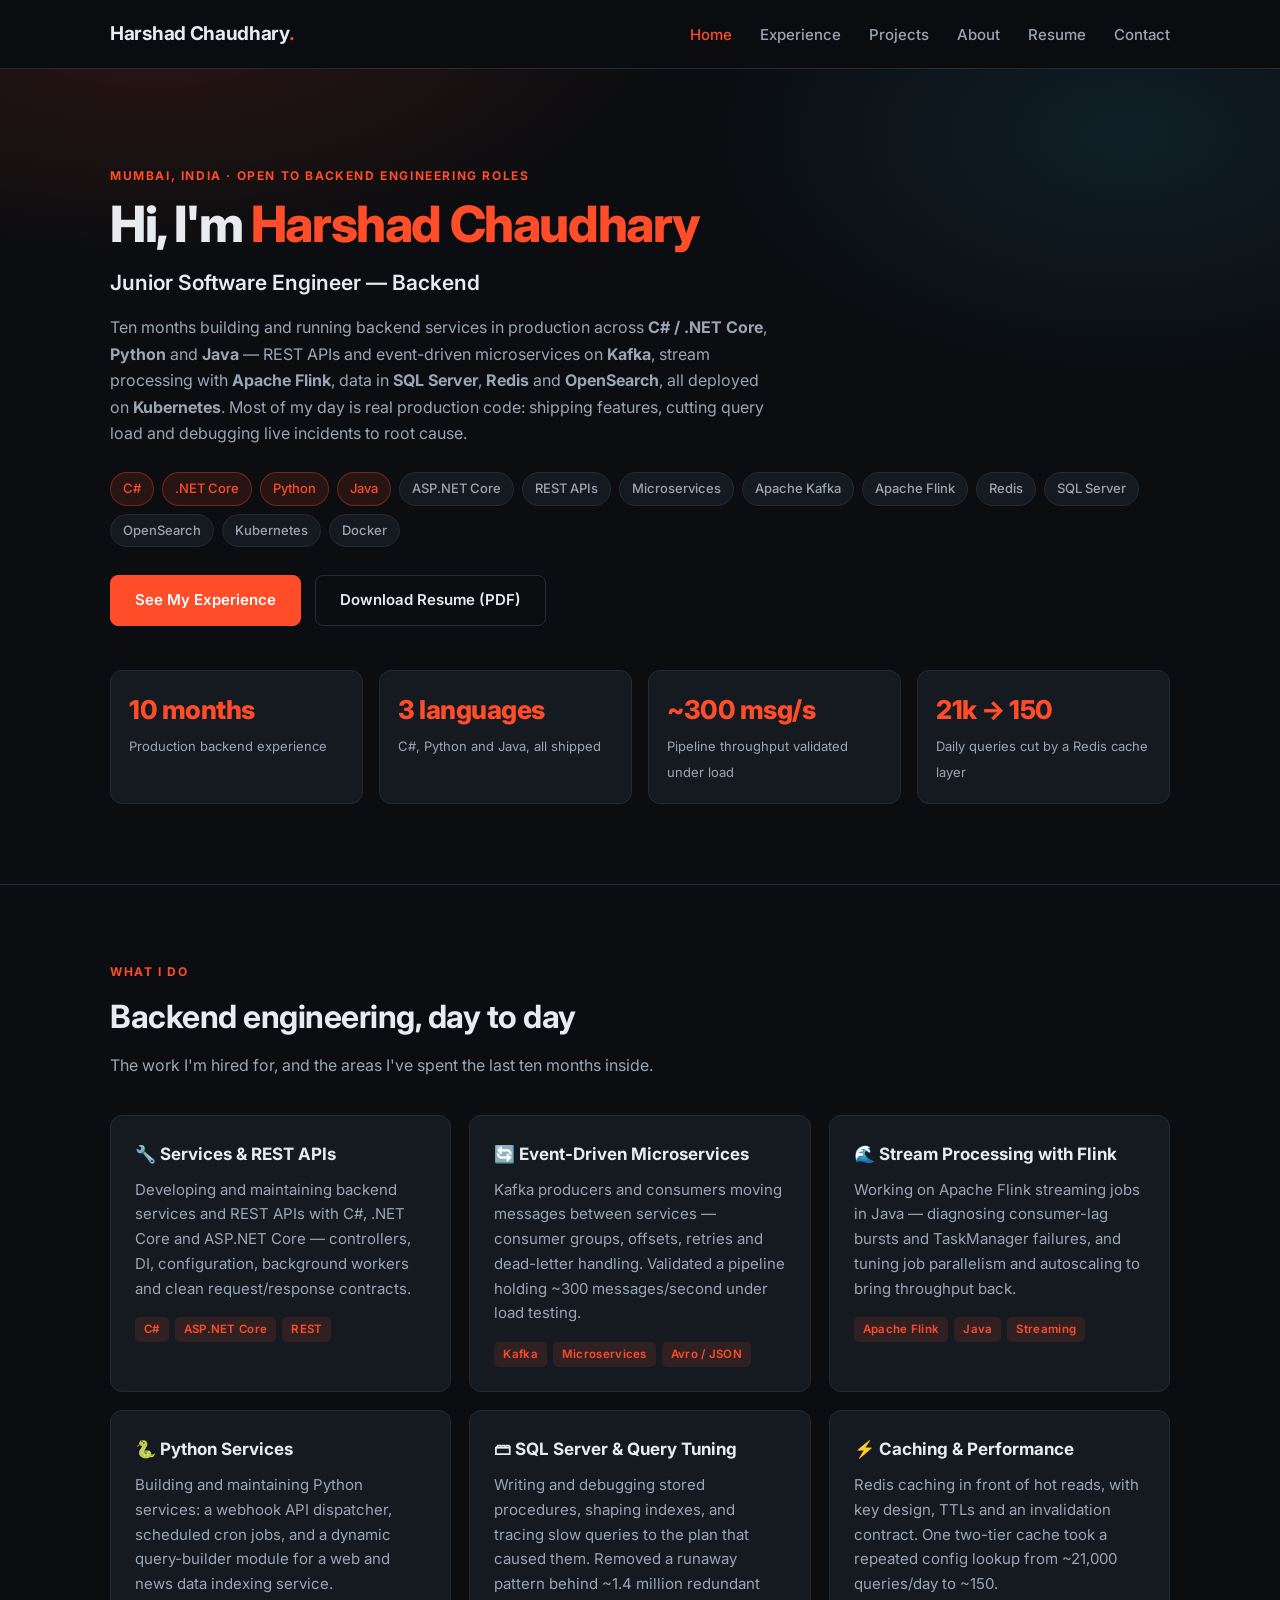
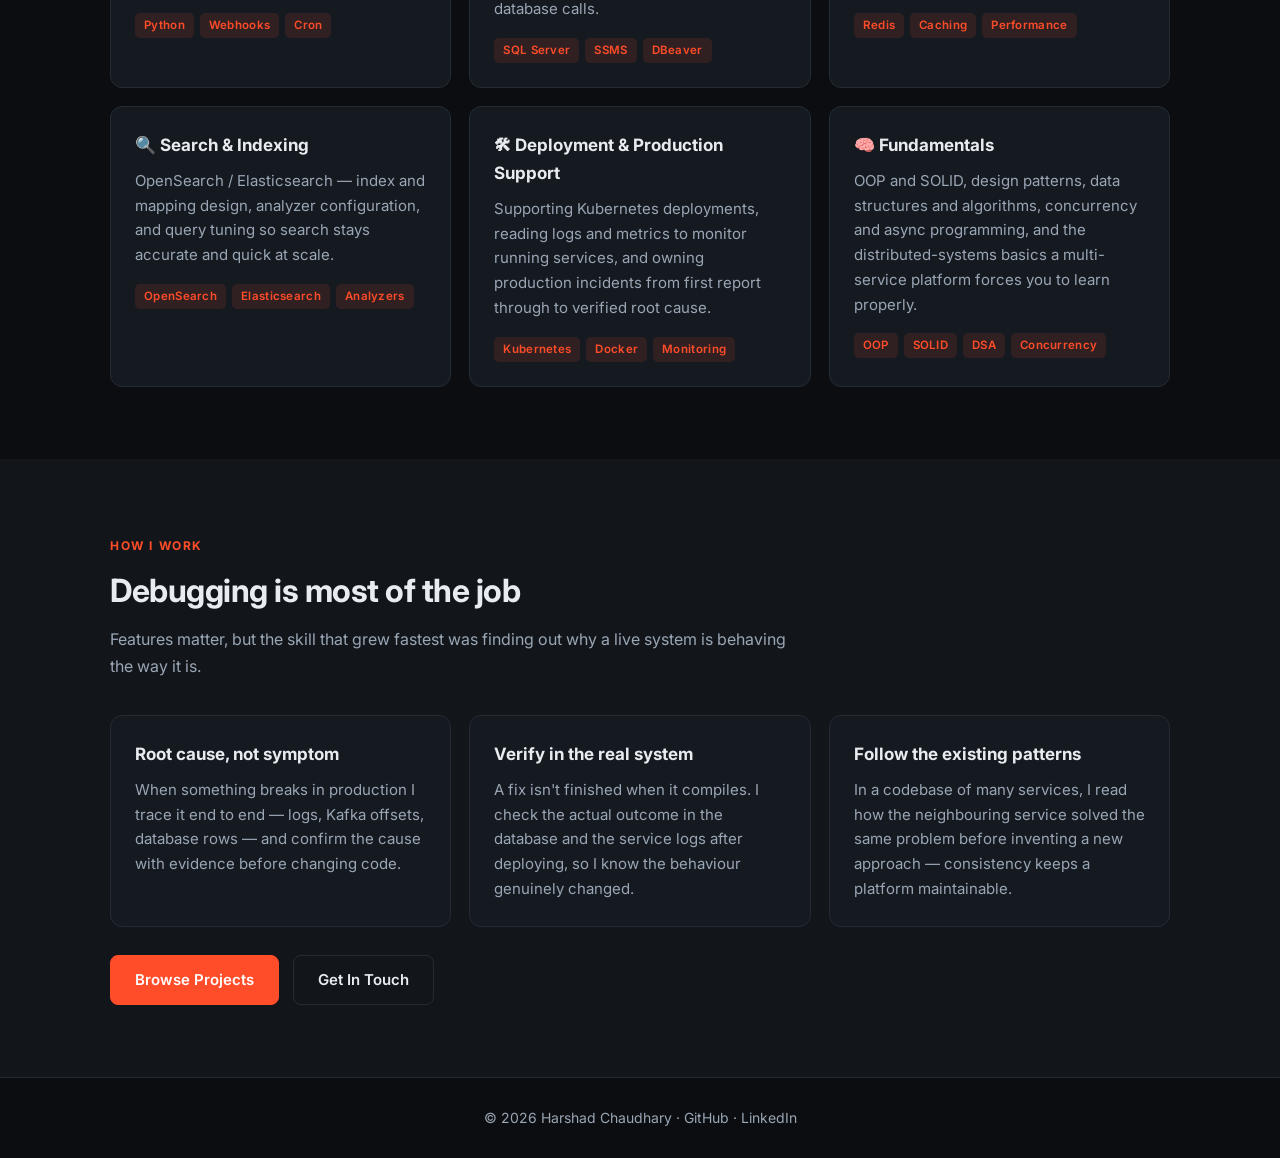
<file: index.html>
<!DOCTYPE html>
<html lang="en">
<head>
  <meta charset="UTF-8">
  <meta name="viewport" content="width=device-width, initial-scale=1.0">
  <title>Harshad Chaudhary | Junior Software Engineer &mdash; Backend</title>
  <meta name="description" content="Junior Software Engineer (Backend) with 10 months of production experience across C#/.NET, Python and Java — REST APIs, Kafka and Flink streaming, Redis, SQL Server, OpenSearch and Kubernetes.">
  <meta property="og:title" content="Harshad Chaudhary | Junior Software Engineer — Backend">
  <meta property="og:description" content="C# · .NET Core · Python · Java · Kafka · Flink · Redis · SQL Server · OpenSearch · Kubernetes">
  <meta property="og:type" content="website">
  <meta property="og:url" content="https://harshadchaudhary.github.io/portfolio/">
  <link rel="icon" href="data:image/svg+xml,<svg xmlns='http://www.w3.org/2000/svg' viewBox='0 0 100 100'><text y='.9em' font-size='90'>&#9881;</text></svg>">
  <link rel="preconnect" href="https://fonts.googleapis.com">
  <link rel="preconnect" href="https://fonts.gstatic.com" crossorigin>
  <link href="https://fonts.googleapis.com/css2?family=Inter:wght@400;500;600;700;800&display=swap" rel="stylesheet">
  <link rel="stylesheet" href="style.css">
  <script src="script.js" defer></script>
</head>
<body>

  <header>
    <nav>
      <a href="index.html" class="logo">Harshad Chaudhary<span>.</span></a>
      <button class="nav-toggle" aria-label="Toggle navigation" aria-expanded="false">&#9776;</button>
      <ul class="nav-links">
        <li><a href="index.html" class="active">Home</a></li>
        <li><a href="experience.html">Experience</a></li>
        <li><a href="projects.html">Projects</a></li>
        <li><a href="about.html">About</a></li>
        <li><a href="resume.html">Resume</a></li>
        <li><a href="contact.html">Contact</a></li>
      </ul>
    </nav>
  </header>

  <!-- Hero -->
  <section class="hero">
    <div class="container">
      <span class="eyebrow">Mumbai, India &middot; Open to backend engineering roles</span>
      <h1>Hi, I'm <span>Harshad Chaudhary</span></h1>
      <p class="role">Junior Software Engineer &mdash; Backend</p>
      <p class="blurb">
        Ten months building and running backend services in production across
        <b>C# / .NET Core</b>, <b>Python</b> and <b>Java</b> — REST APIs and event-driven
        microservices on <b>Kafka</b>, stream processing with <b>Apache Flink</b>, data in
        <b>SQL Server</b>, <b>Redis</b> and <b>OpenSearch</b>, all deployed on <b>Kubernetes</b>.
        Most of my day is real production code: shipping features, cutting query load and
        debugging live incidents to root cause.
      </p>

      <div class="tech-strip">
        <span class="chip chip-accent">C#</span>
        <span class="chip chip-accent">.NET Core</span>
        <span class="chip chip-accent">Python</span>
        <span class="chip chip-accent">Java</span>
        <span class="chip">ASP.NET Core</span>
        <span class="chip">REST APIs</span>
        <span class="chip">Microservices</span>
        <span class="chip">Apache Kafka</span>
        <span class="chip">Apache Flink</span>
        <span class="chip">Redis</span>
        <span class="chip">SQL Server</span>
        <span class="chip">OpenSearch</span>
        <span class="chip">Kubernetes</span>
        <span class="chip">Docker</span>
      </div>

      <div class="btn-row">
        <a href="experience.html" class="btn">See My Experience</a>
        <a href="Harshad_Chaudhary_Backend_Engineer_Resume.pdf" class="btn btn-ghost" download>Download Resume (PDF)</a>
      </div>

      <div class="stats">
        <div class="stat"><b>10 months</b><span>Production backend experience</span></div>
        <div class="stat"><b>3 languages</b><span>C#, Python and Java, all shipped</span></div>
        <div class="stat"><b>~300 msg/s</b><span>Pipeline throughput validated under load</span></div>
        <div class="stat"><b>21k &rarr; 150</b><span>Daily queries cut by a Redis cache layer</span></div>
      </div>
    </div>
  </section>

  <!-- What I do -->
  <section class="section">
    <div class="container">
      <span class="eyebrow">What I do</span>
      <h2 class="section-title">Backend engineering, day to day</h2>
      <p class="section-sub">
        The work I'm hired for, and the areas I've spent the last ten months inside.
      </p>

      <div class="grid">
        <div class="card">
          <h3>&#128295; Services &amp; REST APIs</h3>
          <p>Developing and maintaining backend services and REST APIs with C#, .NET Core and ASP.NET Core — controllers, DI, configuration, background workers and clean request/response contracts.</p>
          <div class="card-tags"><span>C#</span><span>ASP.NET Core</span><span>REST</span></div>
        </div>

        <div class="card">
          <h3>&#128260; Event-Driven Microservices</h3>
          <p>Kafka producers and consumers moving messages between services — consumer groups, offsets, retries and dead-letter handling. Validated a pipeline holding ~300 messages/second under load testing.</p>
          <div class="card-tags"><span>Kafka</span><span>Microservices</span><span>Avro / JSON</span></div>
        </div>

        <div class="card">
          <h3>&#127754; Stream Processing with Flink</h3>
          <p>Working on Apache Flink streaming jobs in Java — diagnosing consumer-lag bursts and TaskManager failures, and tuning job parallelism and autoscaling to bring throughput back.</p>
          <div class="card-tags"><span>Apache Flink</span><span>Java</span><span>Streaming</span></div>
        </div>

        <div class="card">
          <h3>&#128013; Python Services</h3>
          <p>Building and maintaining Python services: a webhook API dispatcher, scheduled cron jobs, and a dynamic query-builder module for a web and news data indexing service.</p>
          <div class="card-tags"><span>Python</span><span>Webhooks</span><span>Cron</span></div>
        </div>

        <div class="card">
          <h3>&#128451; SQL Server &amp; Query Tuning</h3>
          <p>Writing and debugging stored procedures, shaping indexes, and tracing slow queries to the plan that caused them. Removed a runaway pattern behind ~1.4 million redundant database calls.</p>
          <div class="card-tags"><span>SQL Server</span><span>SSMS</span><span>DBeaver</span></div>
        </div>

        <div class="card">
          <h3>&#9889; Caching &amp; Performance</h3>
          <p>Redis caching in front of hot reads, with key design, TTLs and an invalidation contract. One two-tier cache took a repeated config lookup from ~21,000 queries/day to ~150.</p>
          <div class="card-tags"><span>Redis</span><span>Caching</span><span>Performance</span></div>
        </div>

        <div class="card">
          <h3>&#128269; Search &amp; Indexing</h3>
          <p>OpenSearch / Elasticsearch — index and mapping design, analyzer configuration, and query tuning so search stays accurate and quick at scale.</p>
          <div class="card-tags"><span>OpenSearch</span><span>Elasticsearch</span><span>Analyzers</span></div>
        </div>

        <div class="card">
          <h3>&#128736; Deployment &amp; Production Support</h3>
          <p>Supporting Kubernetes deployments, reading logs and metrics to monitor running services, and owning production incidents from first report through to verified root cause.</p>
          <div class="card-tags"><span>Kubernetes</span><span>Docker</span><span>Monitoring</span></div>
        </div>

        <div class="card">
          <h3>&#129504; Fundamentals</h3>
          <p>OOP and SOLID, design patterns, data structures and algorithms, concurrency and async programming, and the distributed-systems basics a multi-service platform forces you to learn properly.</p>
          <div class="card-tags"><span>OOP</span><span>SOLID</span><span>DSA</span><span>Concurrency</span></div>
        </div>
      </div>
    </div>
  </section>

  <!-- Strengths -->
  <section class="section section-alt">
    <div class="container">
      <span class="eyebrow">How I work</span>
      <h2 class="section-title">Debugging is most of the job</h2>
      <p class="section-sub">
        Features matter, but the skill that grew fastest was finding out why a live system
        is behaving the way it is.
      </p>

      <div class="grid">
        <div class="card">
          <h3>Root cause, not symptom</h3>
          <p>When something breaks in production I trace it end to end — logs, Kafka offsets, database rows — and confirm the cause with evidence before changing code.</p>
        </div>
        <div class="card">
          <h3>Verify in the real system</h3>
          <p>A fix isn't finished when it compiles. I check the actual outcome in the database and the service logs after deploying, so I know the behaviour genuinely changed.</p>
        </div>
        <div class="card">
          <h3>Follow the existing patterns</h3>
          <p>In a codebase of many services, I read how the neighbouring service solved the same problem before inventing a new approach — consistency keeps a platform maintainable.</p>
        </div>
      </div>

      <div class="btn-row">
        <a href="projects.html" class="btn">Browse Projects</a>
        <a href="contact.html" class="btn btn-ghost">Get In Touch</a>
      </div>
    </div>
  </section>

  <footer>
    <div class="container">
      <p>&copy; <span class="year">2026</span> Harshad Chaudhary &middot;
        <a href="https://github.com/harshadchaudhary" target="_blank" rel="noopener">GitHub</a> &middot;
        <a href="https://www.linkedin.com/in/harshad-chaudhary-737522324" target="_blank" rel="noopener">LinkedIn</a>
      </p>
    </div>
  </footer>

</body>
</html>
</file>
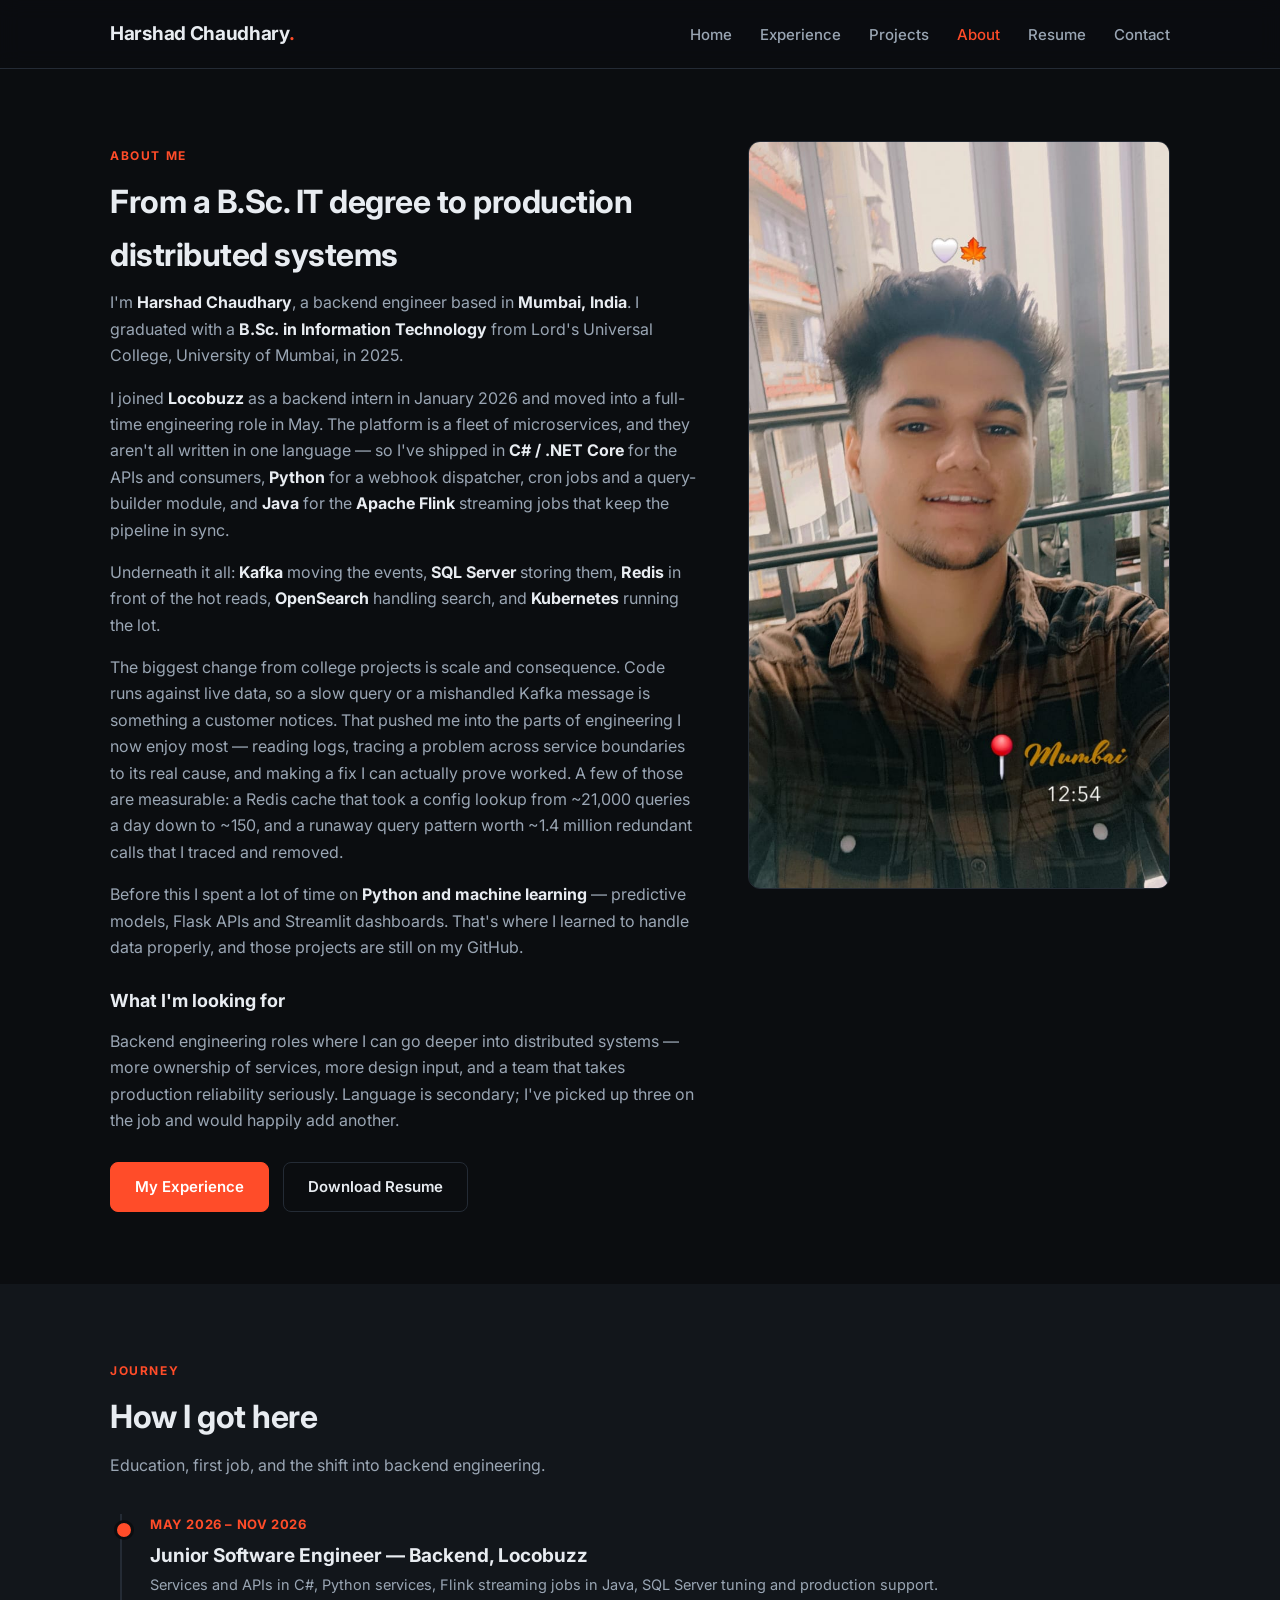
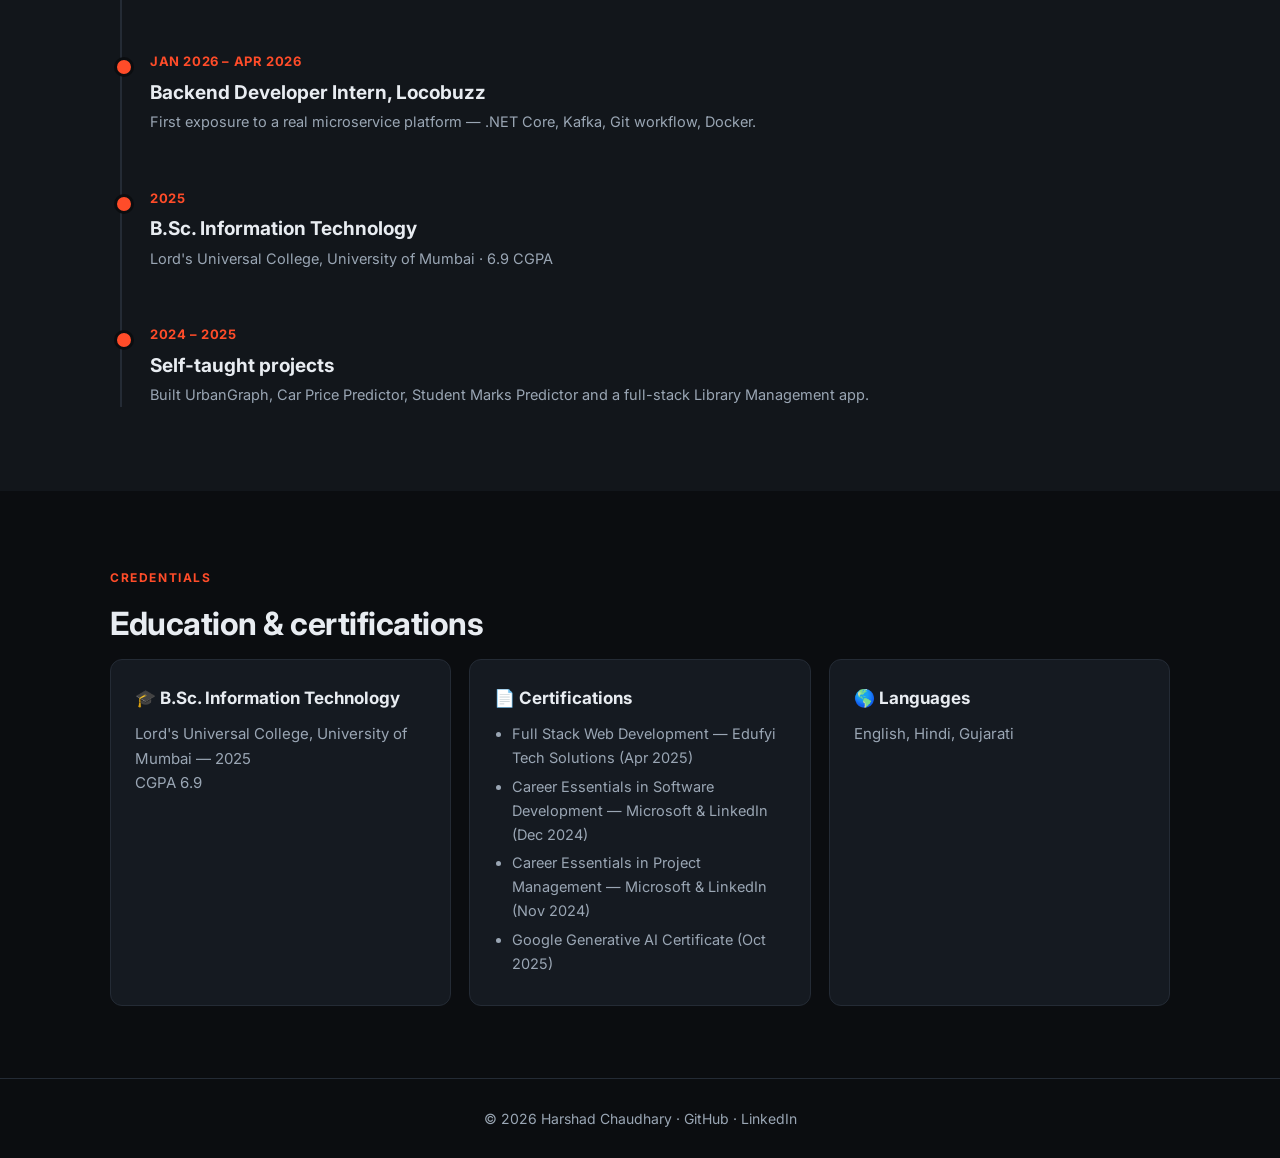
<file: about.html>
<!DOCTYPE html>
<html lang="en">
<head>
  <meta charset="UTF-8">
  <meta name="viewport" content="width=device-width, initial-scale=1.0">
  <title>About | Harshad Chaudhary</title>
  <meta name="description" content="About Harshad Chaudhary — Junior Software Engineer (Backend) in Mumbai, B.Sc. Information Technology graduate, working across C#/.NET, Python and Java on production microservices.">
  <meta property="og:title" content="About | Harshad Chaudhary">
  <meta property="og:description" content="Junior Software Engineer (Backend) in Mumbai. C#/.NET, Python and Java on production microservices.">
  <link rel="icon" href="data:image/svg+xml,<svg xmlns='http://www.w3.org/2000/svg' viewBox='0 0 100 100'><text y='.9em' font-size='90'>&#9881;</text></svg>">
  <link rel="preconnect" href="https://fonts.googleapis.com">
  <link rel="preconnect" href="https://fonts.gstatic.com" crossorigin>
  <link href="https://fonts.googleapis.com/css2?family=Inter:wght@400;500;600;700;800&display=swap" rel="stylesheet">
  <link rel="stylesheet" href="style.css">
  <script src="script.js" defer></script>
</head>
<body>

  <header>
    <nav>
      <a href="index.html" class="logo">Harshad Chaudhary<span>.</span></a>
      <button class="nav-toggle" aria-label="Toggle navigation" aria-expanded="false">&#9776;</button>
      <ul class="nav-links">
        <li><a href="index.html">Home</a></li>
        <li><a href="experience.html">Experience</a></li>
        <li><a href="projects.html">Projects</a></li>
        <li><a href="about.html" class="active">About</a></li>
        <li><a href="resume.html">Resume</a></li>
        <li><a href="contact.html">Contact</a></li>
      </ul>
    </nav>
  </header>

  <section class="section">
    <div class="container">
      <div class="about-grid">
        <div class="about-text">
          <span class="eyebrow">About me</span>
          <h2 class="section-title">From a B.Sc. IT degree to production distributed systems</h2>

          <p>
            I'm <b>Harshad Chaudhary</b>, a backend engineer based in <b>Mumbai, India</b>.
            I graduated with a <b>B.Sc. in Information Technology</b> from Lord's Universal
            College, University of Mumbai, in 2025.
          </p>

          <p>
            I joined <b>Locobuzz</b> as a backend intern in January 2026 and moved into a
            full-time engineering role in May. The platform is a fleet of microservices, and
            they aren't all written in one language — so I've shipped in <b>C# / .NET Core</b>
            for the APIs and consumers, <b>Python</b> for a webhook dispatcher, cron jobs and
            a query-builder module, and <b>Java</b> for the <b>Apache Flink</b> streaming jobs
            that keep the pipeline in sync.
          </p>

          <p>
            Underneath it all: <b>Kafka</b> moving the events, <b>SQL Server</b> storing them,
            <b>Redis</b> in front of the hot reads, <b>OpenSearch</b> handling search, and
            <b>Kubernetes</b> running the lot.
          </p>

          <p>
            The biggest change from college projects is scale and consequence. Code runs against
            live data, so a slow query or a mishandled Kafka message is something a customer
            notices. That pushed me into the parts of engineering I now enjoy most — reading
            logs, tracing a problem across service boundaries to its real cause, and making a
            fix I can actually prove worked. A few of those are measurable: a Redis cache that
            took a config lookup from ~21,000 queries a day down to ~150, and a runaway query
            pattern worth ~1.4 million redundant calls that I traced and removed.
          </p>

          <p>
            Before this I spent a lot of time on <b>Python and machine learning</b> — predictive
            models, Flask APIs and Streamlit dashboards. That's where I learned to handle data
            properly, and those projects are still on my GitHub.
          </p>

          <h3 style="margin:26px 0 12px; font-size:18px;">What I'm looking for</h3>
          <p>
            Backend engineering roles where I can go deeper into distributed systems — more
            ownership of services, more design input, and a team that takes production
            reliability seriously. Language is secondary; I've picked up three on the job
            and would happily add another.
          </p>

          <div class="btn-row">
            <a href="experience.html" class="btn">My Experience</a>
            <a href="Harshad_Chaudhary_Backend_Engineer_Resume.pdf" class="btn btn-ghost" download>Download Resume</a>
          </div>
        </div>

        <div class="about-img">
          <img src="harshadphoto.jpg" alt="Portrait of Harshad Chaudhary">
        </div>
      </div>
    </div>
  </section>

  <!-- Journey -->
  <section class="section section-alt">
    <div class="container">
      <span class="eyebrow">Journey</span>
      <h2 class="section-title">How I got here</h2>
      <p class="section-sub">Education, first job, and the shift into backend engineering.</p>

      <div class="timeline">
        <div class="tl-item">
          <div class="tl-date">May 2026 &ndash; Nov 2026</div>
          <h3>Junior Software Engineer &mdash; Backend, Locobuzz</h3>
          <p class="tl-org">Services and APIs in C#, Python services, Flink streaming jobs in Java, SQL Server tuning and production support.</p>
        </div>
        <div class="tl-item">
          <div class="tl-date">Jan 2026 &ndash; Apr 2026</div>
          <h3>Backend Developer Intern, Locobuzz</h3>
          <p class="tl-org">First exposure to a real microservice platform — .NET Core, Kafka, Git workflow, Docker.</p>
        </div>
        <div class="tl-item">
          <div class="tl-date">2025</div>
          <h3>B.Sc. Information Technology</h3>
          <p class="tl-org">Lord's Universal College, University of Mumbai &middot; 6.9 CGPA</p>
        </div>
        <div class="tl-item">
          <div class="tl-date">2024 &ndash; 2025</div>
          <h3>Self-taught projects</h3>
          <p class="tl-org">Built UrbanGraph, Car Price Predictor, Student Marks Predictor and a full-stack Library Management app.</p>
        </div>
      </div>
    </div>
  </section>

  <!-- Education + certs -->
  <section class="section">
    <div class="container">
      <span class="eyebrow">Credentials</span>
      <h2 class="section-title">Education &amp; certifications</h2>

      <div class="grid">
        <div class="card">
          <h3>&#127891; B.Sc. Information Technology</h3>
          <p>Lord's Universal College, University of Mumbai &mdash; 2025<br>CGPA 6.9</p>
        </div>
        <div class="card">
          <h3>&#128196; Certifications</h3>
          <ul>
            <li>Full Stack Web Development &mdash; Edufyi Tech Solutions (Apr 2025)</li>
            <li>Career Essentials in Software Development &mdash; Microsoft &amp; LinkedIn (Dec 2024)</li>
            <li>Career Essentials in Project Management &mdash; Microsoft &amp; LinkedIn (Nov 2024)</li>
            <li>Google Generative AI Certificate (Oct 2025)</li>
          </ul>
        </div>
        <div class="card">
          <h3>&#127758; Languages</h3>
          <p>English, Hindi, Gujarati</p>
        </div>
      </div>
    </div>
  </section>

  <footer>
    <div class="container">
      <p>&copy; <span class="year">2026</span> Harshad Chaudhary &middot;
        <a href="https://github.com/harshadchaudhary" target="_blank" rel="noopener">GitHub</a> &middot;
        <a href="https://www.linkedin.com/in/harshad-chaudhary-737522324" target="_blank" rel="noopener">LinkedIn</a>
      </p>
    </div>
  </footer>

</body>
</html>
</file>
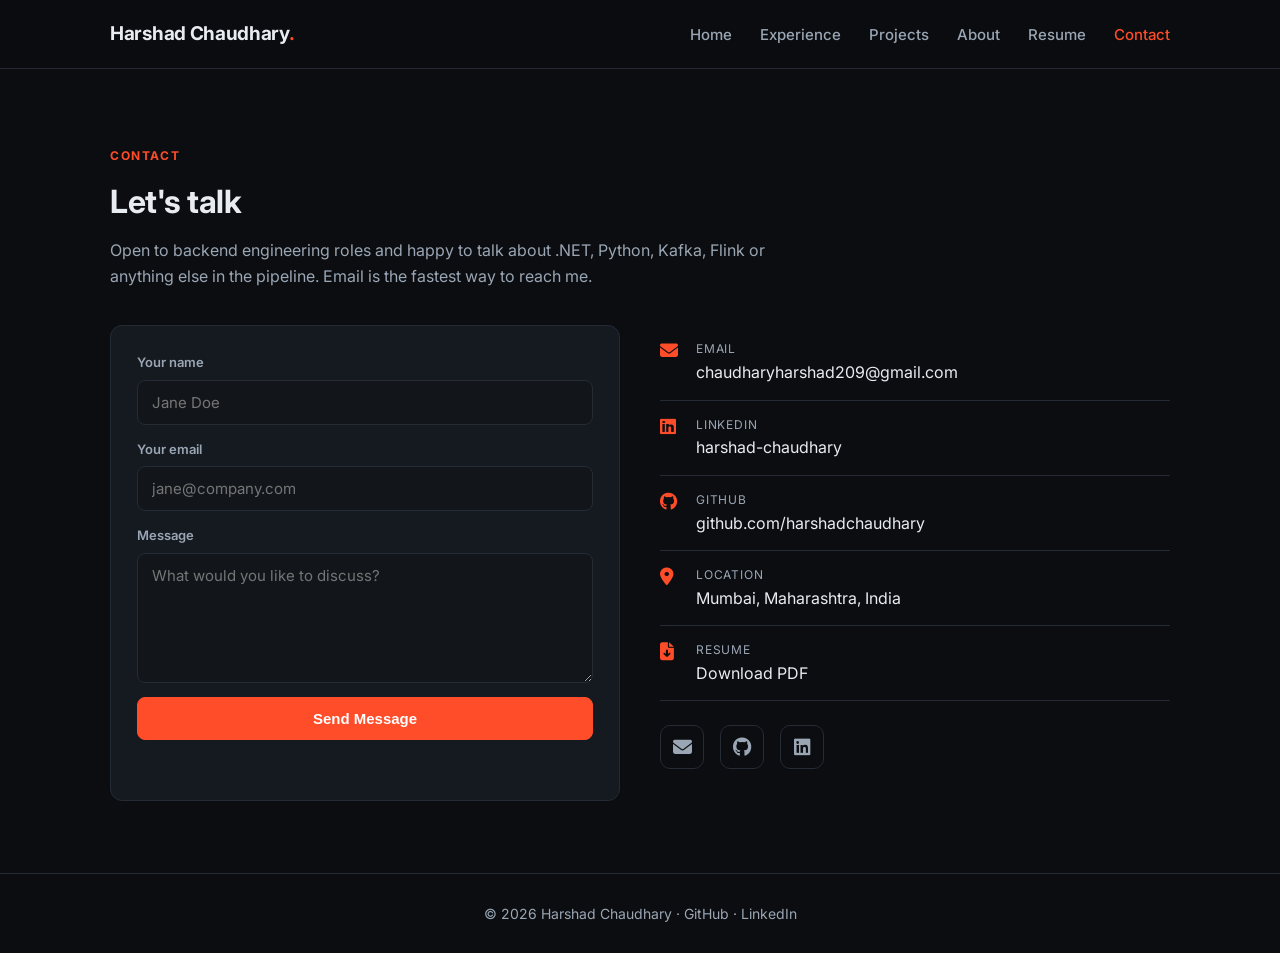
<file: contact.html>
<!DOCTYPE html>
<html lang="en">
<head>
  <meta charset="UTF-8">
  <meta name="viewport" content="width=device-width, initial-scale=1.0">
  <title>Contact | Harshad Chaudhary</title>
  <meta name="description" content="Get in touch with Harshad Chaudhary — Junior Software Engineer (Backend) based in Mumbai, India.">
  <meta property="og:title" content="Contact | Harshad Chaudhary">
  <meta property="og:description" content="Junior Software Engineer (Backend), Mumbai. Open to backend opportunities.">
  <link rel="icon" href="data:image/svg+xml,<svg xmlns='http://www.w3.org/2000/svg' viewBox='0 0 100 100'><text y='.9em' font-size='90'>&#9881;</text></svg>">
  <link rel="preconnect" href="https://fonts.googleapis.com">
  <link rel="preconnect" href="https://fonts.gstatic.com" crossorigin>
  <link href="https://fonts.googleapis.com/css2?family=Inter:wght@400;500;600;700;800&display=swap" rel="stylesheet">
  <link rel="stylesheet" href="style.css">
  <link rel="stylesheet" href="https://cdnjs.cloudflare.com/ajax/libs/font-awesome/6.5.0/css/all.min.css">
  <script src="script.js" defer></script>
</head>
<body>

  <header>
    <nav>
      <a href="index.html" class="logo">Harshad Chaudhary<span>.</span></a>
      <button class="nav-toggle" aria-label="Toggle navigation" aria-expanded="false">&#9776;</button>
      <ul class="nav-links">
        <li><a href="index.html">Home</a></li>
        <li><a href="experience.html">Experience</a></li>
        <li><a href="projects.html">Projects</a></li>
        <li><a href="about.html">About</a></li>
        <li><a href="resume.html">Resume</a></li>
        <li><a href="contact.html" class="active">Contact</a></li>
      </ul>
    </nav>
  </header>

  <section class="section">
    <div class="container">
      <span class="eyebrow">Contact</span>
      <h2 class="section-title">Let's talk</h2>
      <p class="section-sub">
        Open to backend engineering roles and happy to talk about .NET, Python, Kafka, Flink or
        anything else in the pipeline. Email is the fastest way to reach me.
      </p>

      <div class="contact-grid">

        <!-- Formspree endpoint. Replace YOUR_FORM_ID with the id from
             formspree.io; until then the form opens the visitor's mail client
             instead of silently going nowhere. -->
        <form id="contactForm" action="https://formspree.io/f/YOUR_FORM_ID" method="POST">
          <label for="name">Your name</label>
          <input type="text" id="name" name="name" placeholder="Jane Doe" required>

          <label for="email">Your email</label>
          <input type="email" id="email" name="email" placeholder="jane@company.com" required>

          <label for="message">Message</label>
          <textarea id="message" name="message" placeholder="What would you like to discuss?" required></textarea>

          <!-- Spam trap: hidden from people, filled in by bots. -->
          <input type="text" name="_gotcha" tabindex="-1" autocomplete="off" aria-hidden="true" class="honeypot">

          <button type="submit" class="btn">Send Message</button>
          <p id="response" role="status" aria-live="polite"></p>
        </form>

        <div>
          <ul class="contact-list">
            <li>
              <i class="fas fa-envelope"></i>
              <div>
                <span>Email</span>
                <a href="mailto:chaudharyharshad209@gmail.com">chaudharyharshad209@gmail.com</a>
              </div>
            </li>
            <li>
              <i class="fab fa-linkedin"></i>
              <div>
                <span>LinkedIn</span>
                <a href="https://www.linkedin.com/in/harshad-chaudhary-737522324" target="_blank" rel="noopener">harshad-chaudhary</a>
              </div>
            </li>
            <li>
              <i class="fab fa-github"></i>
              <div>
                <span>GitHub</span>
                <a href="https://github.com/harshadchaudhary" target="_blank" rel="noopener">github.com/harshadchaudhary</a>
              </div>
            </li>
            <li>
              <i class="fas fa-location-dot"></i>
              <div>
                <span>Location</span>
                Mumbai, Maharashtra, India
              </div>
            </li>
            <li>
              <i class="fas fa-file-arrow-down"></i>
              <div>
                <span>Resume</span>
                <a href="Harshad_Chaudhary_Backend_Engineer_Resume.pdf" download>Download PDF</a>
              </div>
            </li>
          </ul>

          <div class="social-icons">
            <a href="mailto:chaudharyharshad209@gmail.com" title="Email" aria-label="Email"><i class="fas fa-envelope"></i></a>
            <a href="https://github.com/harshadchaudhary" target="_blank" rel="noopener" title="GitHub" aria-label="GitHub"><i class="fab fa-github"></i></a>
            <a href="https://www.linkedin.com/in/harshad-chaudhary-737522324" target="_blank" rel="noopener" title="LinkedIn" aria-label="LinkedIn"><i class="fab fa-linkedin"></i></a>
          </div>
        </div>

      </div>
    </div>
  </section>

  <footer>
    <div class="container">
      <p>&copy; <span class="year">2026</span> Harshad Chaudhary &middot;
        <a href="https://github.com/harshadchaudhary" target="_blank" rel="noopener">GitHub</a> &middot;
        <a href="https://www.linkedin.com/in/harshad-chaudhary-737522324" target="_blank" rel="noopener">LinkedIn</a>
      </p>
    </div>
  </footer>

</body>
</html>
</file>
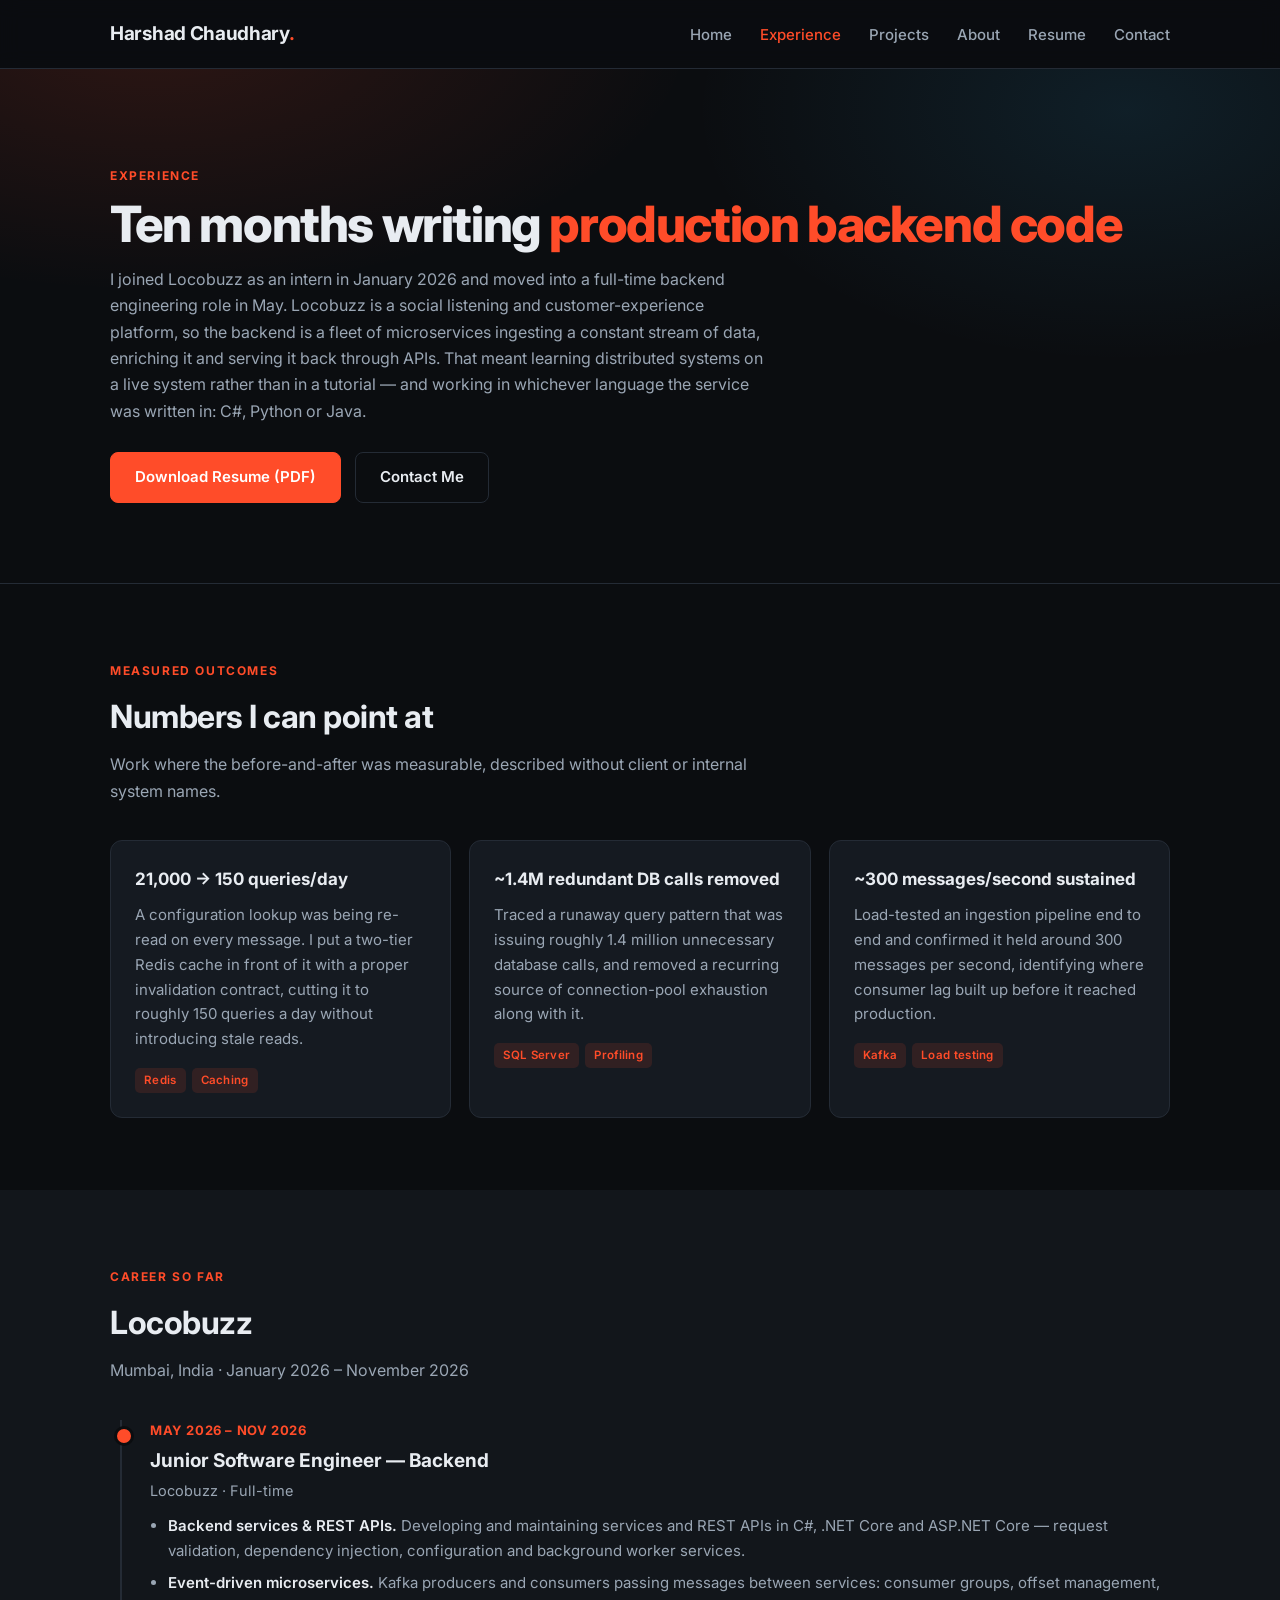
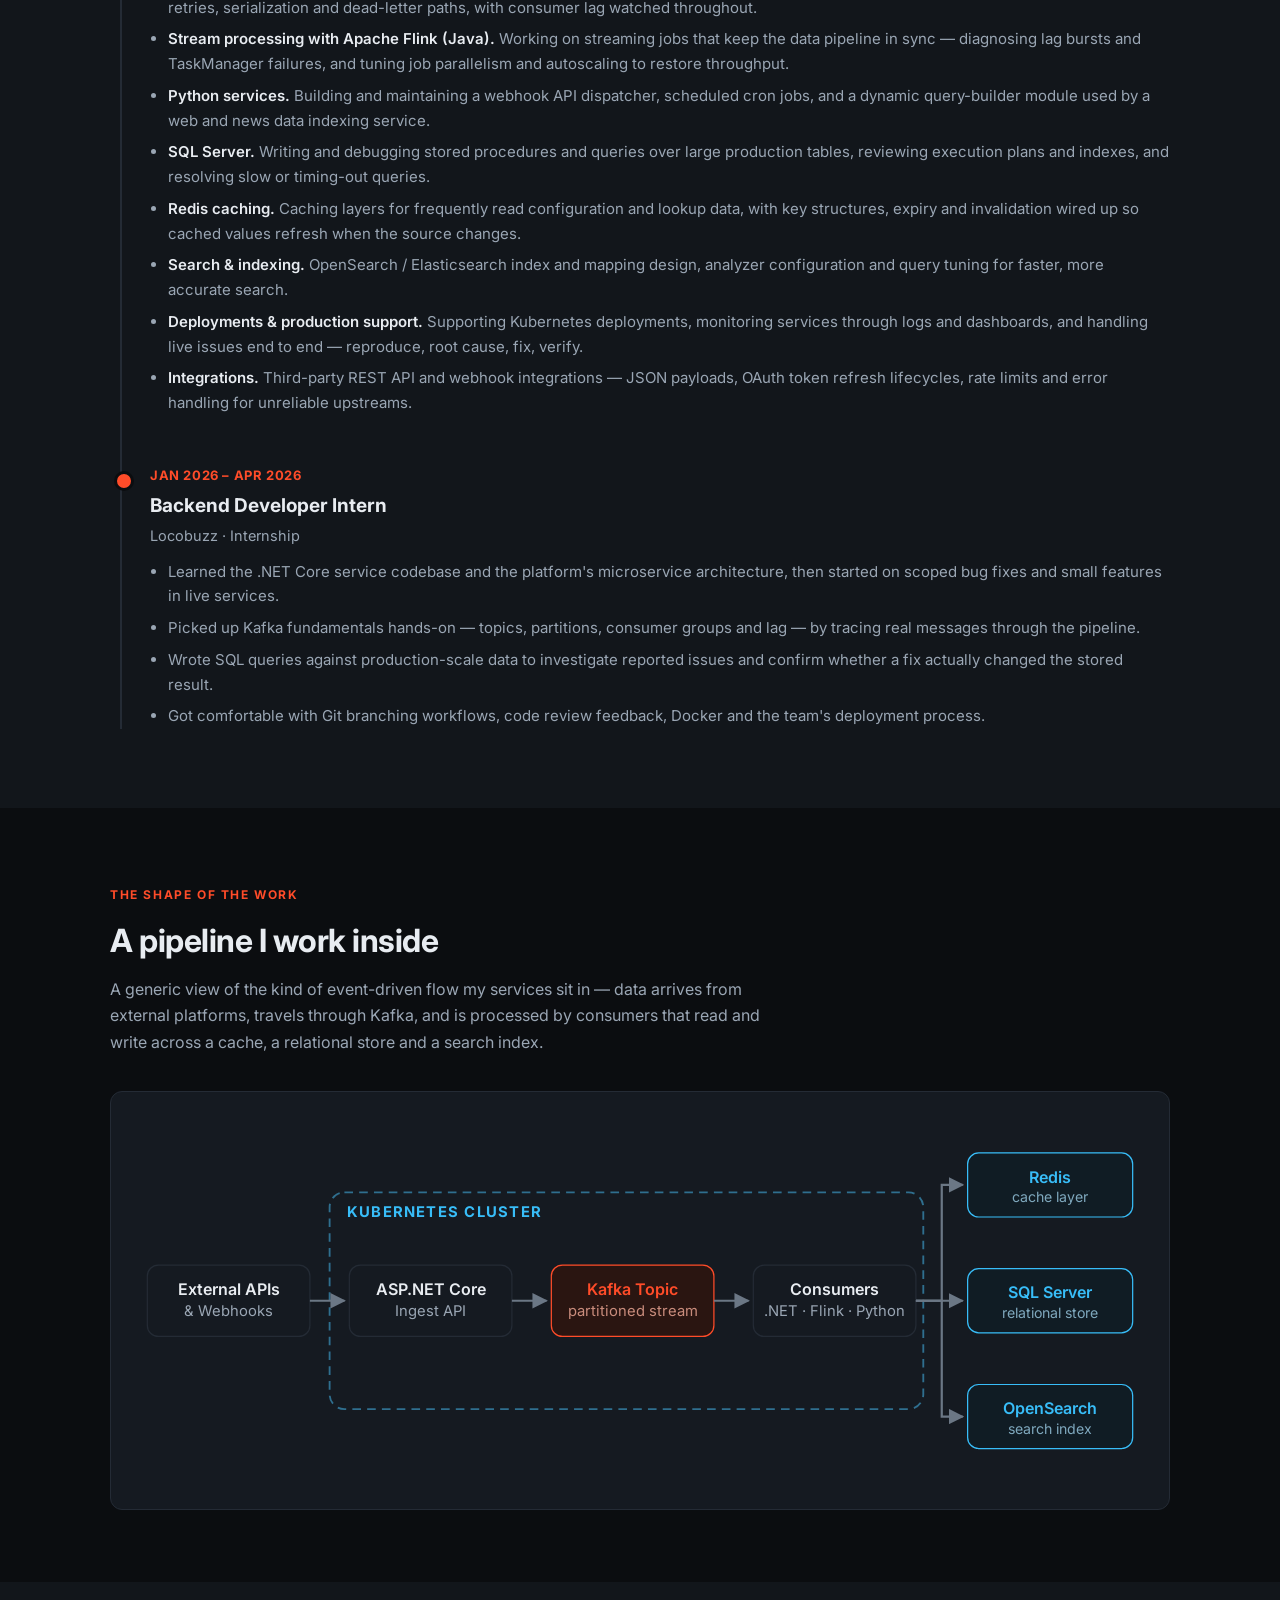
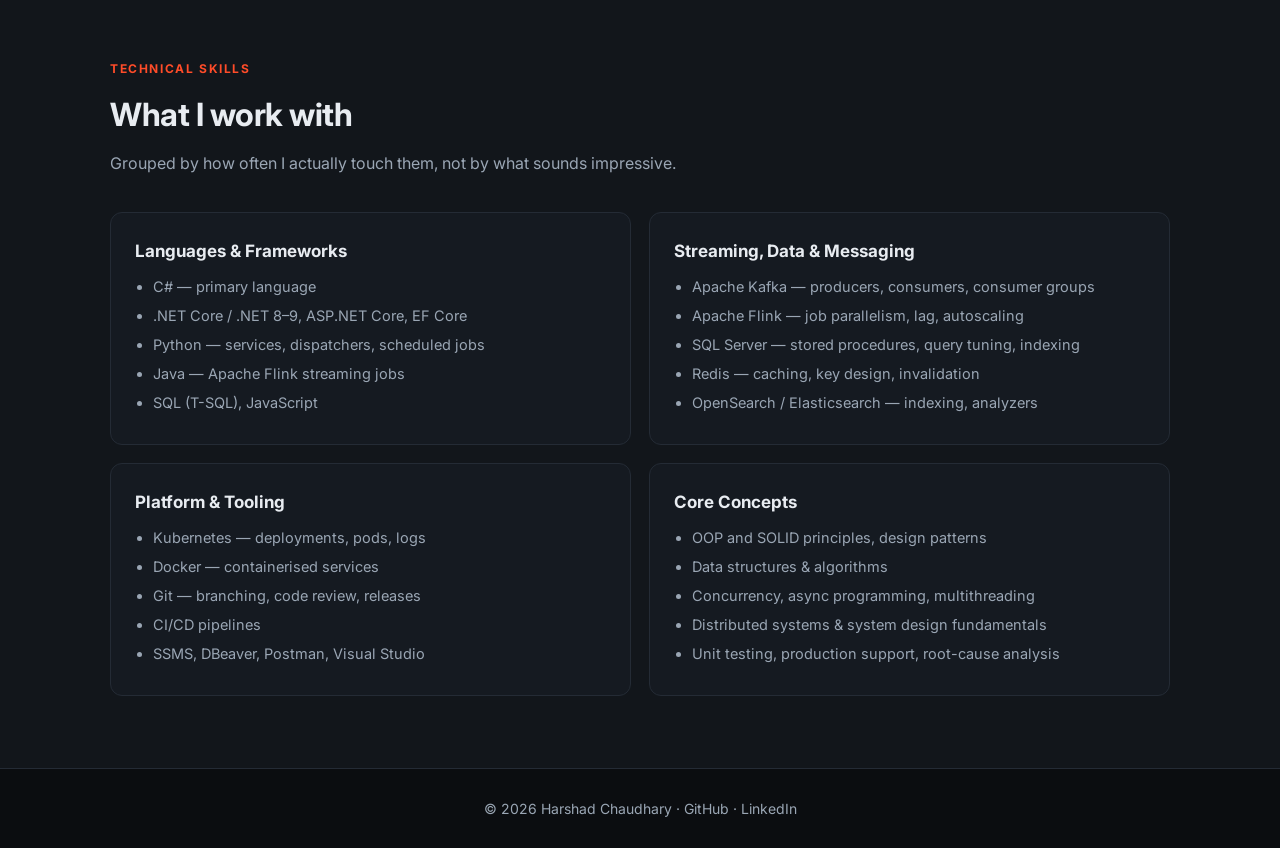
<file: experience.html>
<!DOCTYPE html>
<html lang="en">
<head>
  <meta charset="UTF-8">
  <meta name="viewport" content="width=device-width, initial-scale=1.0">
  <title>Experience | Harshad Chaudhary</title>
  <meta name="description" content="Ten months of production backend experience at Locobuzz — .NET Core microservices, Kafka and Flink streaming, Python services, Redis caching, SQL Server tuning and Kubernetes production support.">
  <meta property="og:title" content="Experience | Harshad Chaudhary">
  <meta property="og:description" content="Intern to Junior Software Engineer — production microservices across C#, Python and Java.">
  <link rel="icon" href="data:image/svg+xml,<svg xmlns='http://www.w3.org/2000/svg' viewBox='0 0 100 100'><text y='.9em' font-size='90'>&#9881;</text></svg>">
  <link rel="preconnect" href="https://fonts.googleapis.com">
  <link rel="preconnect" href="https://fonts.gstatic.com" crossorigin>
  <link href="https://fonts.googleapis.com/css2?family=Inter:wght@400;500;600;700;800&display=swap" rel="stylesheet">
  <link rel="stylesheet" href="style.css">
  <script src="script.js" defer></script>
</head>
<body>

  <header>
    <nav>
      <a href="index.html" class="logo">Harshad Chaudhary<span>.</span></a>
      <button class="nav-toggle" aria-label="Toggle navigation" aria-expanded="false">&#9776;</button>
      <ul class="nav-links">
        <li><a href="index.html">Home</a></li>
        <li><a href="experience.html" class="active">Experience</a></li>
        <li><a href="projects.html">Projects</a></li>
        <li><a href="about.html">About</a></li>
        <li><a href="resume.html">Resume</a></li>
        <li><a href="contact.html">Contact</a></li>
      </ul>
    </nav>
  </header>

  <section class="hero">
    <div class="container">
      <span class="eyebrow">Experience</span>
      <h1>Ten months writing <span>production backend code</span></h1>
      <p class="blurb">
        I joined Locobuzz as an intern in January 2026 and moved into a full-time backend
        engineering role in May. Locobuzz is a social listening and customer-experience
        platform, so the backend is a fleet of microservices ingesting a constant stream of
        data, enriching it and serving it back through APIs. That meant learning distributed
        systems on a live system rather than in a tutorial — and working in whichever language
        the service was written in: C#, Python or Java.
      </p>
      <div class="btn-row">
        <a href="Harshad_Chaudhary_Backend_Engineer_Resume.pdf" class="btn" download>Download Resume (PDF)</a>
        <a href="contact.html" class="btn btn-ghost">Contact Me</a>
      </div>
    </div>
  </section>

  <!-- Measured outcomes -->
  <section class="section">
    <div class="container">
      <span class="eyebrow">Measured outcomes</span>
      <h2 class="section-title">Numbers I can point at</h2>
      <p class="section-sub">
        Work where the before-and-after was measurable, described without client or
        internal system names.
      </p>

      <div class="grid">
        <div class="card">
          <h3>21,000 &rarr; 150 queries/day</h3>
          <p>A configuration lookup was being re-read on every message. I put a two-tier Redis cache in front of it with a proper invalidation contract, cutting it to roughly 150 queries a day without introducing stale reads.</p>
          <div class="card-tags"><span>Redis</span><span>Caching</span></div>
        </div>
        <div class="card">
          <h3>~1.4M redundant DB calls removed</h3>
          <p>Traced a runaway query pattern that was issuing roughly 1.4 million unnecessary database calls, and removed a recurring source of connection-pool exhaustion along with it.</p>
          <div class="card-tags"><span>SQL Server</span><span>Profiling</span></div>
        </div>
        <div class="card">
          <h3>~300 messages/second sustained</h3>
          <p>Load-tested an ingestion pipeline end to end and confirmed it held around 300 messages per second, identifying where consumer lag built up before it reached production.</p>
          <div class="card-tags"><span>Kafka</span><span>Load testing</span></div>
        </div>
      </div>
    </div>
  </section>

  <!-- Timeline -->
  <section class="section section-alt">
    <div class="container">
      <span class="eyebrow">Career so far</span>
      <h2 class="section-title">Locobuzz</h2>
      <p class="section-sub">Mumbai, India &middot; January 2026 &ndash; November 2026</p>

      <div class="timeline">

        <div class="tl-item">
          <div class="tl-date">May 2026 &ndash; Nov 2026</div>
          <h3>Junior Software Engineer &mdash; Backend</h3>
          <p class="tl-org">Locobuzz &middot; Full-time</p>
          <ul>
            <li><b>Backend services &amp; REST APIs.</b> Developing and maintaining services and REST APIs in C#, .NET Core and ASP.NET Core — request validation, dependency injection, configuration and background worker services.</li>
            <li><b>Event-driven microservices.</b> Kafka producers and consumers passing messages between services: consumer groups, offset management, retries, serialization and dead-letter paths, with consumer lag watched throughout.</li>
            <li><b>Stream processing with Apache Flink (Java).</b> Working on streaming jobs that keep the data pipeline in sync — diagnosing lag bursts and TaskManager failures, and tuning job parallelism and autoscaling to restore throughput.</li>
            <li><b>Python services.</b> Building and maintaining a webhook API dispatcher, scheduled cron jobs, and a dynamic query-builder module used by a web and news data indexing service.</li>
            <li><b>SQL Server.</b> Writing and debugging stored procedures and queries over large production tables, reviewing execution plans and indexes, and resolving slow or timing-out queries.</li>
            <li><b>Redis caching.</b> Caching layers for frequently read configuration and lookup data, with key structures, expiry and invalidation wired up so cached values refresh when the source changes.</li>
            <li><b>Search &amp; indexing.</b> OpenSearch / Elasticsearch index and mapping design, analyzer configuration and query tuning for faster, more accurate search.</li>
            <li><b>Deployments &amp; production support.</b> Supporting Kubernetes deployments, monitoring services through logs and dashboards, and handling live issues end to end — reproduce, root cause, fix, verify.</li>
            <li><b>Integrations.</b> Third-party REST API and webhook integrations — JSON payloads, OAuth token refresh lifecycles, rate limits and error handling for unreliable upstreams.</li>
          </ul>
        </div>

        <div class="tl-item">
          <div class="tl-date">Jan 2026 &ndash; Apr 2026</div>
          <h3>Backend Developer Intern</h3>
          <p class="tl-org">Locobuzz &middot; Internship</p>
          <ul>
            <li>Learned the .NET Core service codebase and the platform's microservice architecture, then started on scoped bug fixes and small features in live services.</li>
            <li>Picked up Kafka fundamentals hands-on — topics, partitions, consumer groups and lag — by tracing real messages through the pipeline.</li>
            <li>Wrote SQL queries against production-scale data to investigate reported issues and confirm whether a fix actually changed the stored result.</li>
            <li>Got comfortable with Git branching workflows, code review feedback, Docker and the team's deployment process.</li>
          </ul>
        </div>

      </div>
    </div>
  </section>

  <!-- Architecture diagram -->
  <section class="section">
    <div class="container">
      <span class="eyebrow">The shape of the work</span>
      <h2 class="section-title">A pipeline I work inside</h2>
      <p class="section-sub">
        A generic view of the kind of event-driven flow my services sit in — data arrives
        from external platforms, travels through Kafka, and is processed by consumers that
        read and write across a cache, a relational store and a search index.
      </p>

      <div class="diagram">
        <svg viewBox="0 0 820 300" role="img" aria-label="Architecture diagram: external APIs and webhooks feed an ASP.NET Core ingest API, which publishes to a Kafka topic, consumed by a .NET Core worker service that writes to SQL Server, Redis and OpenSearch, all running on Kubernetes.">
          <defs>
            <marker id="arw" viewBox="0 0 10 10" refX="9" refY="5" markerWidth="7" markerHeight="7" orient="auto-start-reverse">
              <path d="M 0 0 L 10 5 L 0 10 z" fill="#6b7785"></path>
            </marker>
          </defs>

          <!-- Kubernetes boundary -->
          <rect x="158" y="62" width="482" height="176" rx="12" fill="none" stroke="#2f6f8f" stroke-width="1.5" stroke-dasharray="7 5"></rect>
          <text x="172" y="82" fill="#38bdf8" font-family="Inter, sans-serif" font-size="12" font-weight="700" letter-spacing="1">KUBERNETES CLUSTER</text>

          <!-- Boxes -->
          <g font-family="Inter, sans-serif" font-size="13" font-weight="600" fill="#e8ecf1" text-anchor="middle">

            <rect x="10" y="121" width="132" height="58" rx="9" fill="#151a21" stroke="#242b35"></rect>
            <text x="76" y="145">External APIs</text>
            <text x="76" y="162" font-size="12" font-weight="400" fill="#9aa6b4">&amp; Webhooks</text>

            <rect x="174" y="121" width="132" height="58" rx="9" fill="#151a21" stroke="#242b35"></rect>
            <text x="240" y="145">ASP.NET Core</text>
            <text x="240" y="162" font-size="12" font-weight="400" fill="#9aa6b4">Ingest API</text>

            <rect x="338" y="121" width="132" height="58" rx="9" fill="#2a1511" stroke="#ff4c29"></rect>
            <text x="404" y="145" fill="#ff4c29">Kafka Topic</text>
            <text x="404" y="162" font-size="12" font-weight="400" fill="#c98c7c">partitioned stream</text>

            <rect x="502" y="121" width="132" height="58" rx="9" fill="#151a21" stroke="#242b35"></rect>
            <text x="568" y="145">Consumers</text>
            <text x="568" y="162" font-size="12" font-weight="400" fill="#9aa6b4">.NET &middot; Flink &middot; Python</text>

            <rect x="676" y="30" width="134" height="52" rx="9" fill="#101c24" stroke="#38bdf8"></rect>
            <text x="743" y="54" fill="#38bdf8">Redis</text>
            <text x="743" y="70" font-size="11.5" font-weight="400" fill="#7fa8bd">cache layer</text>

            <rect x="676" y="124" width="134" height="52" rx="9" fill="#101c24" stroke="#38bdf8"></rect>
            <text x="743" y="148" fill="#38bdf8">SQL Server</text>
            <text x="743" y="164" font-size="11.5" font-weight="400" fill="#7fa8bd">relational store</text>

            <rect x="676" y="218" width="134" height="52" rx="9" fill="#101c24" stroke="#38bdf8"></rect>
            <text x="743" y="242" fill="#38bdf8">OpenSearch</text>
            <text x="743" y="258" font-size="11.5" font-weight="400" fill="#7fa8bd">search index</text>
          </g>

          <!-- Arrows -->
          <g stroke="#6b7785" stroke-width="1.8" fill="none" marker-end="url(#arw)">
            <line x1="142" y1="150" x2="170" y2="150"></line>
            <line x1="306" y1="150" x2="334" y2="150"></line>
            <line x1="470" y1="150" x2="498" y2="150"></line>
            <path d="M 634 150 L 655 150 L 655 56 L 672 56"></path>
            <line x1="634" y1="150" x2="672" y2="150"></line>
            <path d="M 634 150 L 655 150 L 655 244 L 672 244"></path>
          </g>
        </svg>
      </div>
    </div>
  </section>

  <!-- Skills matrix -->
  <section class="section section-alt">
    <div class="container">
      <span class="eyebrow">Technical skills</span>
      <h2 class="section-title">What I work with</h2>
      <p class="section-sub">Grouped by how often I actually touch them, not by what sounds impressive.</p>

      <div class="grid grid-2">
        <div class="card">
          <h3>Languages &amp; Frameworks</h3>
          <ul>
            <li>C# &mdash; primary language</li>
            <li>.NET Core / .NET 8&ndash;9, ASP.NET Core, EF Core</li>
            <li>Python &mdash; services, dispatchers, scheduled jobs</li>
            <li>Java &mdash; Apache Flink streaming jobs</li>
            <li>SQL (T-SQL), JavaScript</li>
          </ul>
        </div>

        <div class="card">
          <h3>Streaming, Data &amp; Messaging</h3>
          <ul>
            <li>Apache Kafka &mdash; producers, consumers, consumer groups</li>
            <li>Apache Flink &mdash; job parallelism, lag, autoscaling</li>
            <li>SQL Server &mdash; stored procedures, query tuning, indexing</li>
            <li>Redis &mdash; caching, key design, invalidation</li>
            <li>OpenSearch / Elasticsearch &mdash; indexing, analyzers</li>
          </ul>
        </div>

        <div class="card">
          <h3>Platform &amp; Tooling</h3>
          <ul>
            <li>Kubernetes &mdash; deployments, pods, logs</li>
            <li>Docker &mdash; containerised services</li>
            <li>Git &mdash; branching, code review, releases</li>
            <li>CI/CD pipelines</li>
            <li>SSMS, DBeaver, Postman, Visual Studio</li>
          </ul>
        </div>

        <div class="card">
          <h3>Core Concepts</h3>
          <ul>
            <li>OOP and SOLID principles, design patterns</li>
            <li>Data structures &amp; algorithms</li>
            <li>Concurrency, async programming, multithreading</li>
            <li>Distributed systems &amp; system design fundamentals</li>
            <li>Unit testing, production support, root-cause analysis</li>
          </ul>
        </div>
      </div>
    </div>
  </section>

  <footer>
    <div class="container">
      <p>&copy; <span class="year">2026</span> Harshad Chaudhary &middot;
        <a href="https://github.com/harshadchaudhary" target="_blank" rel="noopener">GitHub</a> &middot;
        <a href="https://www.linkedin.com/in/harshad-chaudhary-737522324" target="_blank" rel="noopener">LinkedIn</a>
      </p>
    </div>
  </footer>

</body>
</html>
</file>
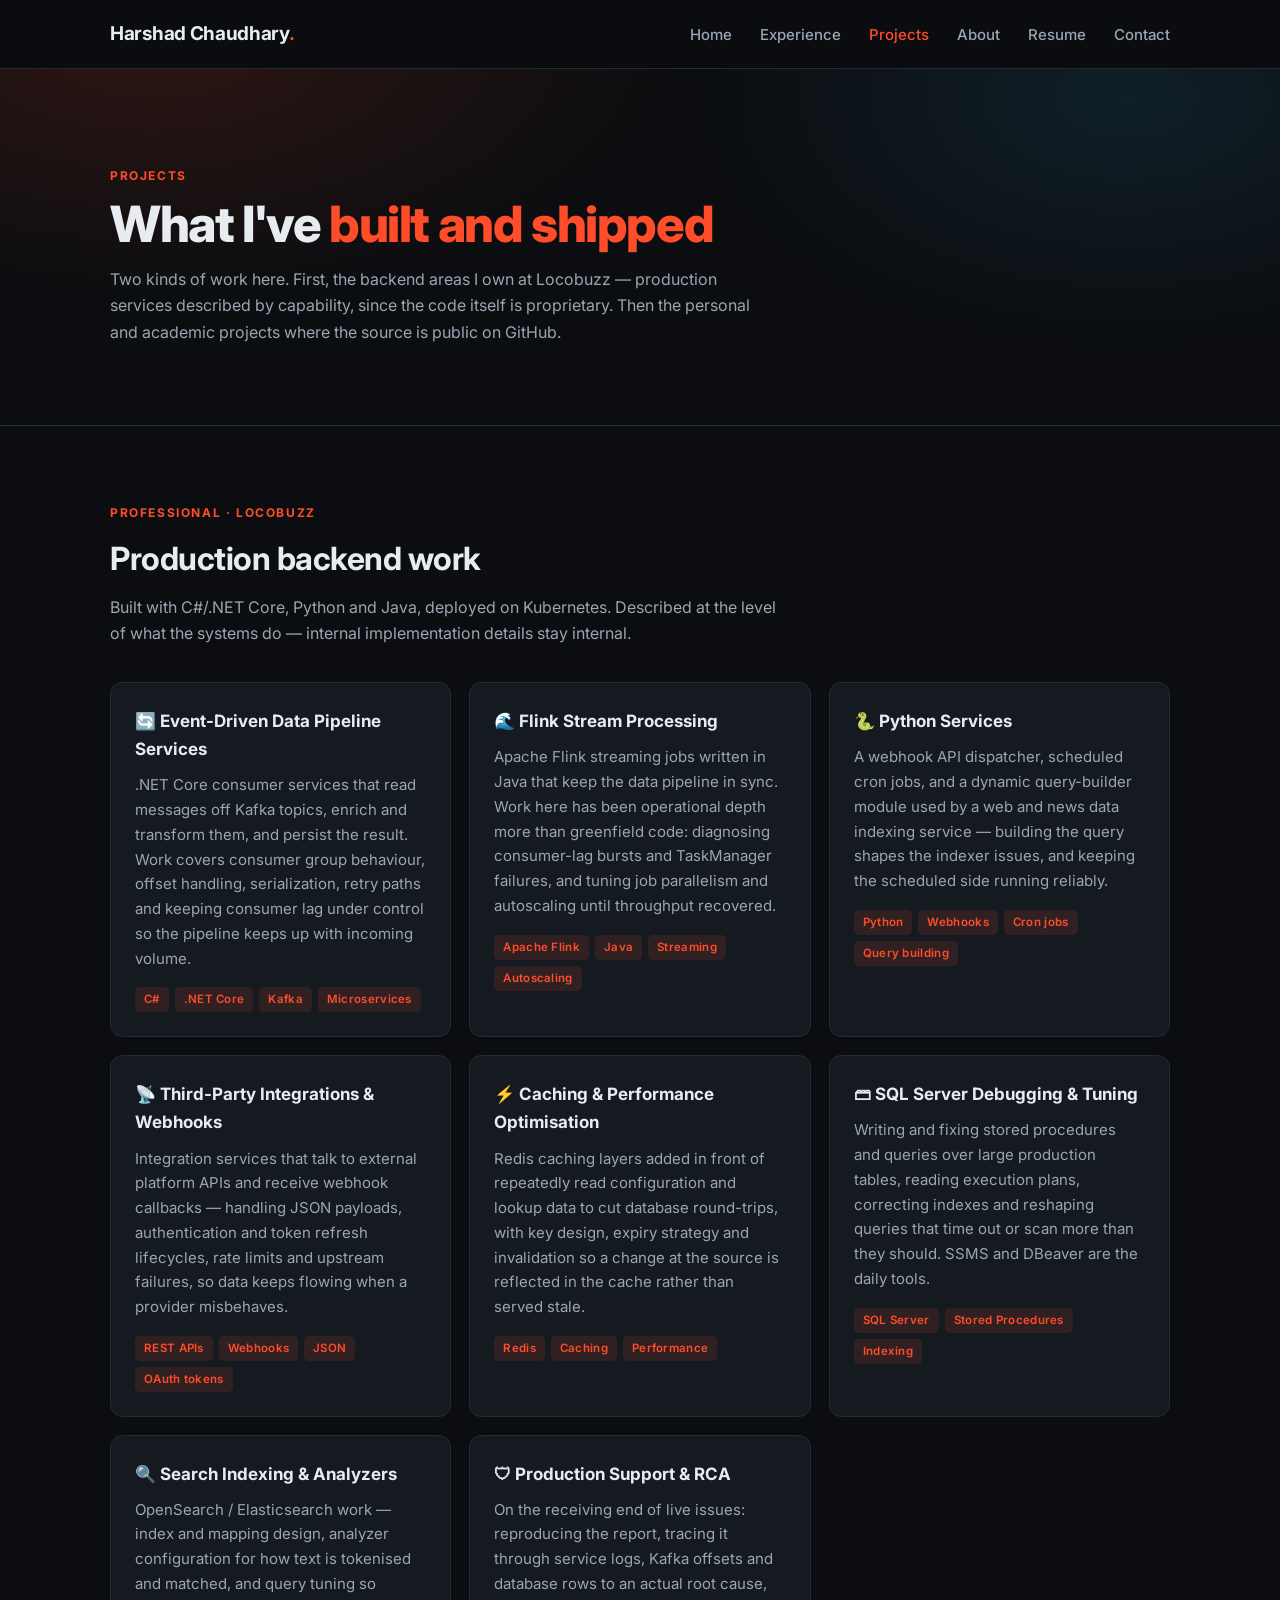
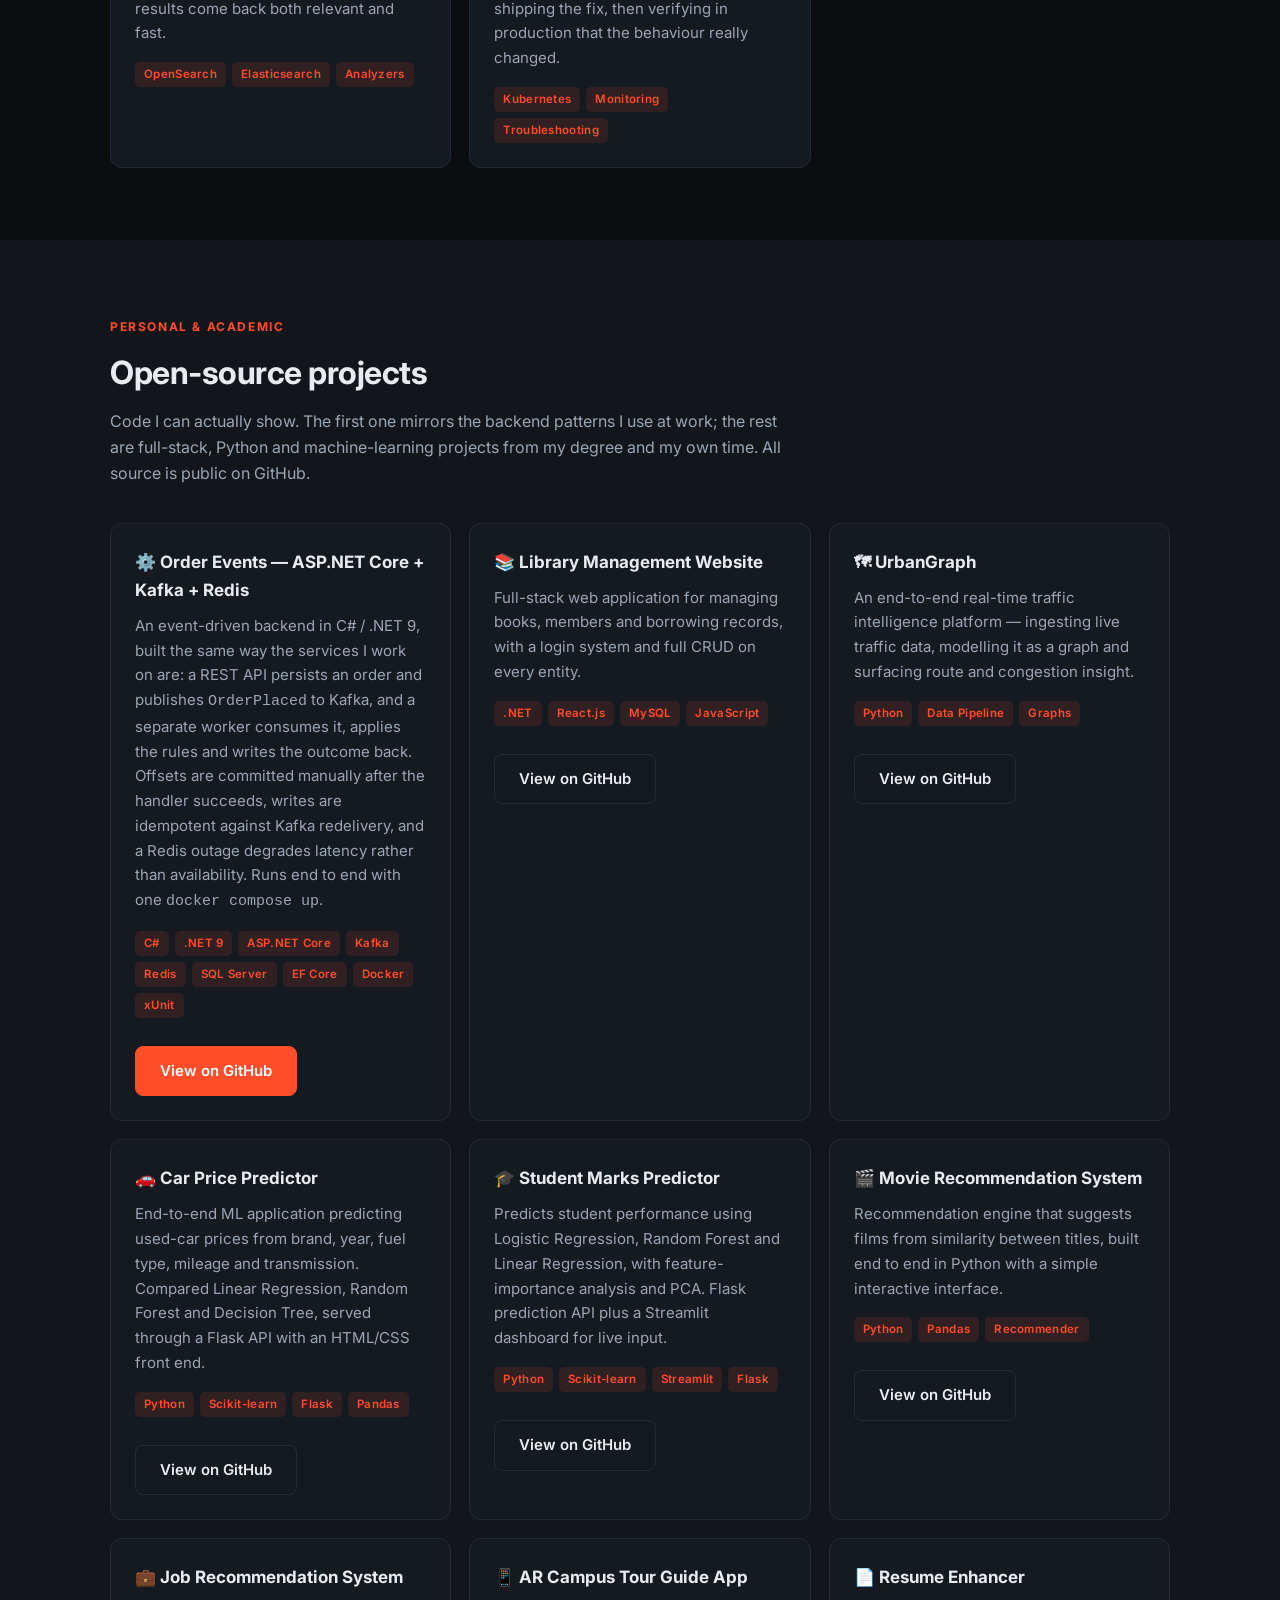
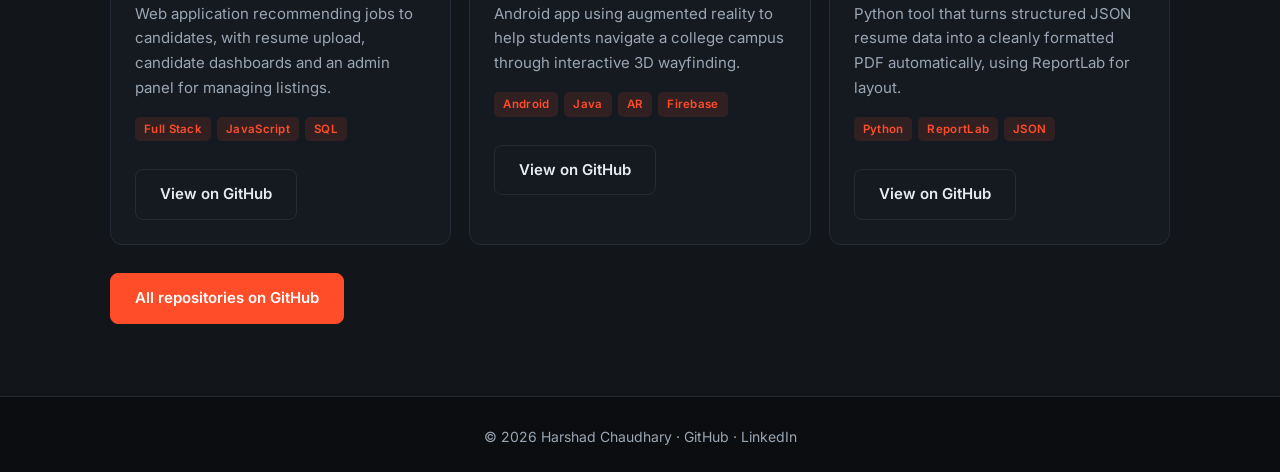
<file: projects.html>
<!DOCTYPE html>
<html lang="en">
<head>
  <meta charset="UTF-8">
  <meta name="viewport" content="width=device-width, initial-scale=1.0">
  <title>Projects | Harshad Chaudhary</title>
  <meta name="description" content="Production backend work at Locobuzz plus personal and academic projects in .NET, Python and machine learning by Harshad Chaudhary.">
  <meta property="og:title" content="Projects | Harshad Chaudhary">
  <meta property="og:description" content="Production .NET backend work, plus personal projects in .NET, Python and ML.">
  <link rel="icon" href="data:image/svg+xml,<svg xmlns='http://www.w3.org/2000/svg' viewBox='0 0 100 100'><text y='.9em' font-size='90'>&#9881;</text></svg>">
  <link rel="preconnect" href="https://fonts.googleapis.com">
  <link rel="preconnect" href="https://fonts.gstatic.com" crossorigin>
  <link href="https://fonts.googleapis.com/css2?family=Inter:wght@400;500;600;700;800&display=swap" rel="stylesheet">
  <link rel="stylesheet" href="style.css">
  <script src="script.js" defer></script>
</head>
<body>

  <header>
    <nav>
      <a href="index.html" class="logo">Harshad Chaudhary<span>.</span></a>
      <button class="nav-toggle" aria-label="Toggle navigation" aria-expanded="false">&#9776;</button>
      <ul class="nav-links">
        <li><a href="index.html">Home</a></li>
        <li><a href="experience.html">Experience</a></li>
        <li><a href="projects.html" class="active">Projects</a></li>
        <li><a href="about.html">About</a></li>
        <li><a href="resume.html">Resume</a></li>
        <li><a href="contact.html">Contact</a></li>
      </ul>
    </nav>
  </header>

  <section class="hero">
    <div class="container">
      <span class="eyebrow">Projects</span>
      <h1>What I've <span>built and shipped</span></h1>
      <p class="blurb">
        Two kinds of work here. First, the backend areas I own at Locobuzz — production
        services described by capability, since the code itself is proprietary. Then the
        personal and academic projects where the source is public on GitHub.
      </p>
    </div>
  </section>

  <!-- Professional work -->
  <section class="section">
    <div class="container">
      <span class="eyebrow">Professional &middot; Locobuzz</span>
      <h2 class="section-title">Production backend work</h2>
      <p class="section-sub">
        Built with C#/.NET Core, Python and Java, deployed on Kubernetes. Described at the level
        of what the systems do — internal implementation details stay internal.
      </p>

      <div class="grid">
        <div class="card">
          <h3>&#128260; Event-Driven Data Pipeline Services</h3>
          <p>
            .NET Core consumer services that read messages off Kafka topics, enrich and
            transform them, and persist the result. Work covers consumer group behaviour,
            offset handling, serialization, retry paths and keeping consumer lag under control
            so the pipeline keeps up with incoming volume.
          </p>
          <div class="card-tags"><span>C#</span><span>.NET Core</span><span>Kafka</span><span>Microservices</span></div>
        </div>

        <div class="card">
          <h3>&#127754; Flink Stream Processing</h3>
          <p>
            Apache Flink streaming jobs written in Java that keep the data pipeline in sync.
            Work here has been operational depth more than greenfield code: diagnosing
            consumer-lag bursts and TaskManager failures, and tuning job parallelism and
            autoscaling until throughput recovered.
          </p>
          <div class="card-tags"><span>Apache Flink</span><span>Java</span><span>Streaming</span><span>Autoscaling</span></div>
        </div>

        <div class="card">
          <h3>&#128013; Python Services</h3>
          <p>
            A webhook API dispatcher, scheduled cron jobs, and a dynamic query-builder module
            used by a web and news data indexing service &mdash; building the query shapes the
            indexer issues, and keeping the scheduled side running reliably.
          </p>
          <div class="card-tags"><span>Python</span><span>Webhooks</span><span>Cron jobs</span><span>Query building</span></div>
        </div>

        <div class="card">
          <h3>&#128225; Third-Party Integrations &amp; Webhooks</h3>
          <p>
            Integration services that talk to external platform APIs and receive webhook
            callbacks — handling JSON payloads, authentication and token refresh lifecycles,
            rate limits and upstream failures, so data keeps flowing when a provider misbehaves.
          </p>
          <div class="card-tags"><span>REST APIs</span><span>Webhooks</span><span>JSON</span><span>OAuth tokens</span></div>
        </div>

        <div class="card">
          <h3>&#9889; Caching &amp; Performance Optimisation</h3>
          <p>
            Redis caching layers added in front of repeatedly read configuration and lookup
            data to cut database round-trips, with key design, expiry strategy and invalidation
            so a change at the source is reflected in the cache rather than served stale.
          </p>
          <div class="card-tags"><span>Redis</span><span>Caching</span><span>Performance</span></div>
        </div>

        <div class="card">
          <h3>&#128451; SQL Server Debugging &amp; Tuning</h3>
          <p>
            Writing and fixing stored procedures and queries over large production tables,
            reading execution plans, correcting indexes and reshaping queries that time out
            or scan more than they should. SSMS and DBeaver are the daily tools.
          </p>
          <div class="card-tags"><span>SQL Server</span><span>Stored Procedures</span><span>Indexing</span></div>
        </div>

        <div class="card">
          <h3>&#128269; Search Indexing &amp; Analyzers</h3>
          <p>
            OpenSearch / Elasticsearch work — index and mapping design, analyzer configuration
            for how text is tokenised and matched, and query tuning so results come back both
            relevant and fast.
          </p>
          <div class="card-tags"><span>OpenSearch</span><span>Elasticsearch</span><span>Analyzers</span></div>
        </div>

        <div class="card">
          <h3>&#128737; Production Support &amp; RCA</h3>
          <p>
            On the receiving end of live issues: reproducing the report, tracing it through
            service logs, Kafka offsets and database rows to an actual root cause, shipping the
            fix, then verifying in production that the behaviour really changed.
          </p>
          <div class="card-tags"><span>Kubernetes</span><span>Monitoring</span><span>Troubleshooting</span></div>
        </div>
      </div>
    </div>
  </section>

  <!-- Personal projects -->
  <section class="section section-alt">
    <div class="container">
      <span class="eyebrow">Personal &amp; academic</span>
      <h2 class="section-title">Open-source projects</h2>
      <p class="section-sub">
        Code I can actually show. The first one mirrors the backend patterns I use at work;
        the rest are full-stack, Python and machine-learning projects from my degree and my
        own time. All source is public on GitHub.
      </p>

      <div class="grid">

        <div class="card">
          <h3>&#9881;&#65039; Order Events &mdash; ASP.NET Core + Kafka + Redis</h3>
          <p>
            An event-driven backend in C# / .NET 9, built the same way the services I work on
            are: a REST API persists an order and publishes <code>OrderPlaced</code> to Kafka,
            and a separate worker consumes it, applies the rules and writes the outcome back.
            Offsets are committed manually after the handler succeeds, writes are idempotent
            against Kafka redelivery, and a Redis outage degrades latency rather than
            availability. Runs end to end with one <code>docker compose up</code>.
          </p>
          <div class="card-tags"><span>C#</span><span>.NET 9</span><span>ASP.NET Core</span><span>Kafka</span><span>Redis</span><span>SQL Server</span><span>EF Core</span><span>Docker</span><span>xUnit</span></div>
          <div class="btn-row">
            <a class="btn" href="https://github.com/harshadchaudhary/order-events-api" target="_blank" rel="noopener">View on GitHub</a>
          </div>
        </div>

        <div class="card">
          <h3>&#128218; Library Management Website</h3>
          <p>Full-stack web application for managing books, members and borrowing records, with a login system and full CRUD on every entity.</p>
          <div class="card-tags"><span>.NET</span><span>React.js</span><span>MySQL</span><span>JavaScript</span></div>
          <div class="btn-row">
            <a class="btn btn-ghost" href="https://github.com/harshadchaudhary/LIBRARY-MANEGEMENT" target="_blank" rel="noopener">View on GitHub</a>
          </div>
        </div>

        <div class="card">
          <h3>&#128506; UrbanGraph</h3>
          <p>An end-to-end real-time traffic intelligence platform — ingesting live traffic data, modelling it as a graph and surfacing route and congestion insight.</p>
          <div class="card-tags"><span>Python</span><span>Data Pipeline</span><span>Graphs</span></div>
          <div class="btn-row">
            <a class="btn btn-ghost" href="https://github.com/harshadchaudhary/UrbanGraph-Real-time-Traffic-Intelligence-Platform" target="_blank" rel="noopener">View on GitHub</a>
          </div>
        </div>

        <div class="card">
          <h3>&#128663; Car Price Predictor</h3>
          <p>End-to-end ML application predicting used-car prices from brand, year, fuel type, mileage and transmission. Compared Linear Regression, Random Forest and Decision Tree, served through a Flask API with an HTML/CSS front end.</p>
          <div class="card-tags"><span>Python</span><span>Scikit-learn</span><span>Flask</span><span>Pandas</span></div>
          <div class="btn-row">
            <a class="btn btn-ghost" href="https://github.com/harshadchaudhary/car-price-predictor" target="_blank" rel="noopener">View on GitHub</a>
          </div>
        </div>

        <div class="card">
          <h3>&#127891; Student Marks Predictor</h3>
          <p>Predicts student performance using Logistic Regression, Random Forest and Linear Regression, with feature-importance analysis and PCA. Flask prediction API plus a Streamlit dashboard for live input.</p>
          <div class="card-tags"><span>Python</span><span>Scikit-learn</span><span>Streamlit</span><span>Flask</span></div>
          <div class="btn-row">
            <a class="btn btn-ghost" href="https://github.com/harshadchaudhary/student_marks_predictor" target="_blank" rel="noopener">View on GitHub</a>
          </div>
        </div>

        <div class="card">
          <h3>&#127916; Movie Recommendation System</h3>
          <p>Recommendation engine that suggests films from similarity between titles, built end to end in Python with a simple interactive interface.</p>
          <div class="card-tags"><span>Python</span><span>Pandas</span><span>Recommender</span></div>
          <div class="btn-row">
            <a class="btn btn-ghost" href="https://github.com/harshadchaudhary/Movie-recommendation-system" target="_blank" rel="noopener">View on GitHub</a>
          </div>
        </div>

        <div class="card">
          <h3>&#128188; Job Recommendation System</h3>
          <p>Web application recommending jobs to candidates, with resume upload, candidate dashboards and an admin panel for managing listings.</p>
          <div class="card-tags"><span>Full Stack</span><span>JavaScript</span><span>SQL</span></div>
          <div class="btn-row">
            <a class="btn btn-ghost" href="https://github.com/harshadchaudhary/job-recommendation-system" target="_blank" rel="noopener">View on GitHub</a>
          </div>
        </div>

        <div class="card">
          <h3>&#128241; AR Campus Tour Guide App</h3>
          <p>Android app using augmented reality to help students navigate a college campus through interactive 3D wayfinding.</p>
          <div class="card-tags"><span>Android</span><span>Java</span><span>AR</span><span>Firebase</span></div>
          <div class="btn-row">
            <a class="btn btn-ghost" href="https://github.com/harshadchaudhary/campustguideapp" target="_blank" rel="noopener">View on GitHub</a>
          </div>
        </div>

        <div class="card">
          <h3>&#128196; Resume Enhancer</h3>
          <p>Python tool that turns structured JSON resume data into a cleanly formatted PDF automatically, using ReportLab for layout.</p>
          <div class="card-tags"><span>Python</span><span>ReportLab</span><span>JSON</span></div>
          <div class="btn-row">
            <a class="btn btn-ghost" href="https://github.com/harshadchaudhary/resume-enhancer" target="_blank" rel="noopener">View on GitHub</a>
          </div>
        </div>

      </div>

      <div class="btn-row">
        <a class="btn" href="https://github.com/harshadchaudhary" target="_blank" rel="noopener">All repositories on GitHub</a>
      </div>
    </div>
  </section>

  <footer>
    <div class="container">
      <p>&copy; <span class="year">2026</span> Harshad Chaudhary &middot;
        <a href="https://github.com/harshadchaudhary" target="_blank" rel="noopener">GitHub</a> &middot;
        <a href="https://www.linkedin.com/in/harshad-chaudhary-737522324" target="_blank" rel="noopener">LinkedIn</a>
      </p>
    </div>
  </footer>

</body>
</html>
</file>
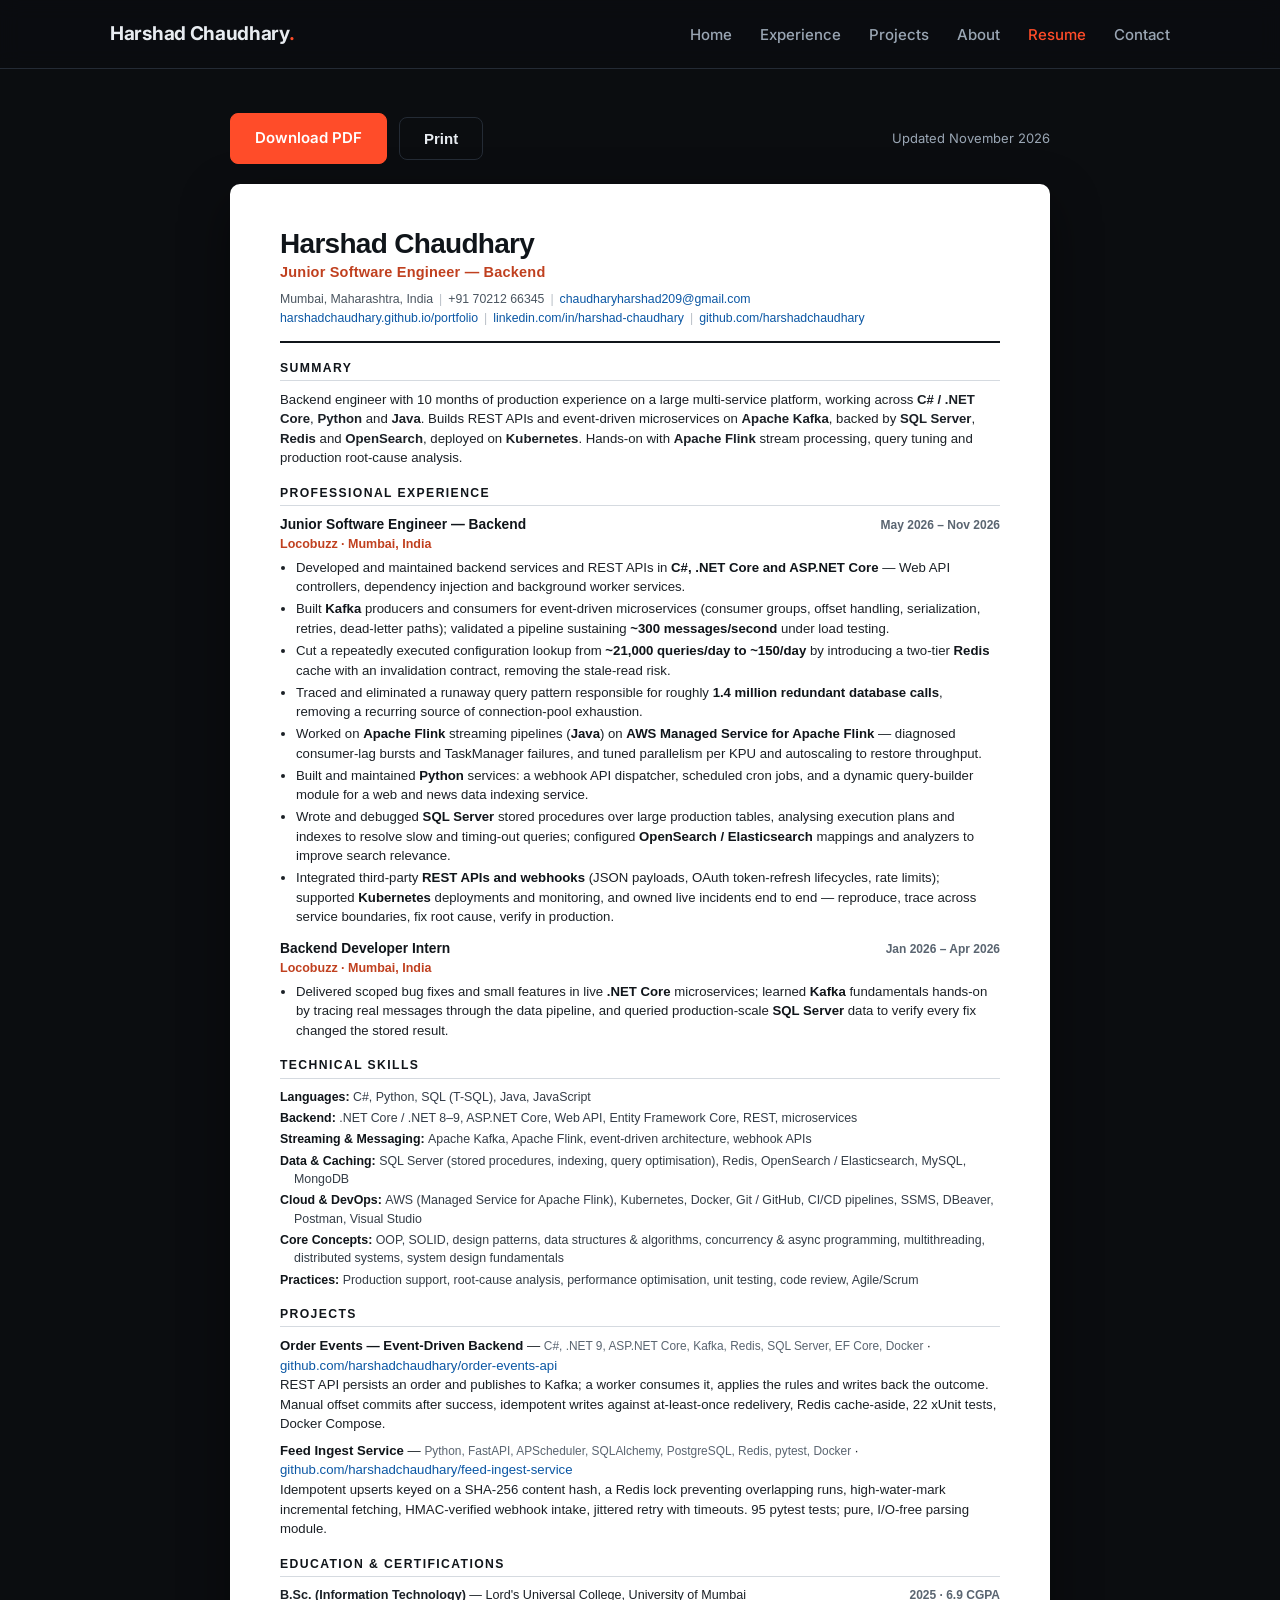
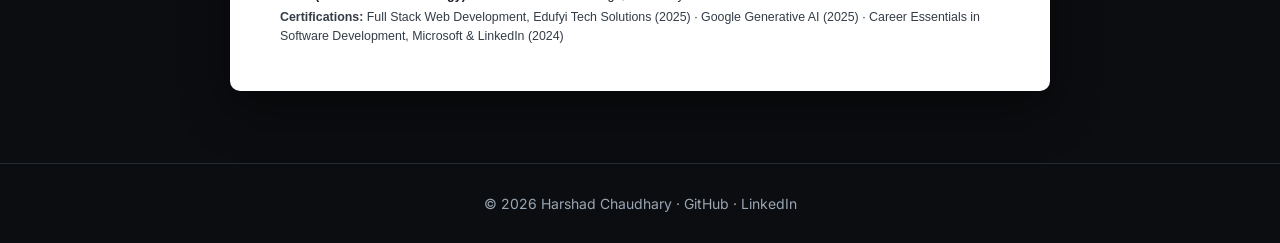
<file: resume.html>
<!DOCTYPE html>
<html lang="en">
<head>
  <meta charset="UTF-8">
  <meta name="viewport" content="width=device-width, initial-scale=1.0">
  <title>Resume | Harshad Chaudhary</title>
  <meta name="description" content="Resume of Harshad Chaudhary — Junior Software Engineer (Backend): C#, .NET Core, Python, Java, Kafka, Flink, Redis, SQL Server, OpenSearch, Kubernetes.">
  <meta property="og:title" content="Resume | Harshad Chaudhary">
  <meta property="og:description" content="Junior Software Engineer (Backend) — C#/.NET, Python, Java, Kafka, Flink, Redis, SQL Server, Kubernetes.">
  <link rel="icon" href="data:image/svg+xml,<svg xmlns='http://www.w3.org/2000/svg' viewBox='0 0 100 100'><text y='.9em' font-size='90'>&#9881;</text></svg>">
  <link rel="preconnect" href="https://fonts.googleapis.com">
  <link rel="preconnect" href="https://fonts.gstatic.com" crossorigin>
  <link href="https://fonts.googleapis.com/css2?family=Inter:wght@400;500;600;700;800&display=swap" rel="stylesheet">
  <link rel="stylesheet" href="style.css">
  <script src="script.js" defer></script>
  <style>
    /* ---- The printable sheet. White on screen too, so what you
           see is exactly what the PDF contains. ---- */
    .sheet-wrap { padding: 44px 0 72px; }

    .sheet {
      /* Arial/Helvetica, not the site's Inter. Resume parsers are tested
         against the standard families; a webfont is an avoidable risk on
         the one document that has to survive machine reading. */
      font-family: Arial, Helvetica, "Liberation Sans", sans-serif;
      background: #fff;
      color: #1b2026;
      max-width: 820px;
      margin: 0 auto;
      padding: 44px 50px 46px;
      border-radius: 10px;
      box-shadow: 0 18px 50px rgba(0, 0, 0, 0.45);
      font-size: 13.2px;
      line-height: 1.48;
    }

    .sheet a { color: #0b57a4; text-decoration: none; }

    .r-name {
      font-size: 28px;
      font-weight: 800;
      letter-spacing: -0.7px;
      color: #10151a;
      line-height: 1.15;
    }

    .r-title {
      font-size: 14.5px;
      font-weight: 700;
      color: #c0401f;
      letter-spacing: 0.2px;
      margin-top: 2px;
    }

    .r-contact {
      margin-top: 7px;
      font-size: 12.3px;
      color: #4a5560;
    }

    .r-contact span { color: #b9c0c7; margin: 0 6px; }

    .r-rule {
      border: 0;
      border-top: 2px solid #10151a;
      margin: 14px 0 0;
    }

    .r-sec { margin-top: 16px; }

    .r-sec > h2 {
      font-size: 12.2px;
      font-weight: 800;
      letter-spacing: 1.4px;
      text-transform: uppercase;
      color: #10151a;
      border-bottom: 1px solid #d5dae0;
      padding-bottom: 3px;
      margin-bottom: 9px;
    }

    .r-sec p { margin: 0; }

    .r-job { margin-bottom: 12px; }
    .r-job:last-child { margin-bottom: 0; }

    .r-job-head {
      display: flex;
      justify-content: space-between;
      align-items: baseline;
      gap: 16px;
    }

    .r-role { font-size: 13.8px; font-weight: 700; color: #10151a; }

    .r-when {
      font-size: 12px;
      font-weight: 600;
      color: #5a6571;
      white-space: nowrap;
    }

    .r-org {
      font-size: 12.5px;
      font-weight: 600;
      color: #c0401f;
      margin-bottom: 4px;
    }

    .sheet ul { margin: 0; padding-left: 16px; }
    .sheet li { margin-bottom: 2.5px; }
    .sheet li b { color: #10151a; font-weight: 700; }

    /* Label and values sit in ONE text line, not two columns. A two-column
       layout (grid or flex) is physically fine in the PDF, but a resume
       parser that reconstructs reading order by detecting columns emits all
       the labels first and then all the values, breaking the pairing. Inline
       keeps every pair in a single text run, which no parser can split. */
    .r-skill { font-size: 12.4px; margin: 0; }

    .r-skill-row {
      margin-bottom: 3px;
      text-indent: -14px;
      padding-left: 14px;
    }

    .r-skill-row:last-child { margin-bottom: 0; }
    .r-skill dt { display: inline; font-weight: 700; color: #10151a; }
    .r-skill dd { display: inline; margin: 0; color: #343d47; }

    .r-proj { margin-bottom: 7px; }
    .r-proj:last-child { margin-bottom: 0; }
    .r-proj b { color: #10151a; }
    .r-proj em { color: #5a6571; font-style: normal; font-size: 11.9px; }

    .r-row {
      display: flex;
      justify-content: space-between;
      gap: 16px;
      align-items: baseline;
      font-size: 12.6px;
    }

    .r-inline { font-size: 12.4px; color: #343d47; }

    .sheet-actions {
      max-width: 820px;
      margin: 0 auto 20px;
      display: flex;
      gap: 12px;
      flex-wrap: wrap;
      align-items: center;
    }

    .sheet-note { color: var(--text-dim); font-size: 13px; margin-left: auto; }

    @media (max-width: 720px) {
      .sheet { padding: 28px 22px 32px; font-size: 13px; }
      .r-skill-row { margin-bottom: 7px; }
      .r-job-head, .r-row { flex-direction: column; gap: 0; }
      .sheet-note { margin-left: 0; }
    }

    /* ---- Print / PDF: tuned to land on a single A4 page ---- */
    @page { size: A4; margin: 7mm 10mm; }

    @media print {
      header, footer, .sheet-actions { display: none !important; }
      body { background: #fff; }
      .sheet-wrap { padding: 0; }
      .sheet {
        box-shadow: none;
        border-radius: 0;
        max-width: none;
        padding: 0;
        font-size: 9pt;
        line-height: 1.24;
      }
      .r-name { font-size: 18pt; }
      .r-title { font-size: 11pt; }
      .r-contact { font-size: 9pt; margin-top: 4px; }
      .r-rule { margin-top: 7px; }
      .r-sec { margin-top: 6px; }
      .r-sec > h2 { font-size: 10pt; margin-bottom: 4px; padding-bottom: 2px; }
      .r-role { font-size: 10.5pt; }
      .r-when, .r-org { font-size: 9.5pt; }
      .r-job { margin-bottom: 5px; }
      .sheet li { margin-bottom: 1px; }
      .r-skill { font-size: 9.5pt; }
      .r-skill-row { margin-bottom: 1.4px; text-indent: -11px; padding-left: 11px; }
      .r-proj { margin-bottom: 4px; }
      .r-proj em { font-size: 9.2pt; }
      .r-row, .r-inline { font-size: 9.5pt; }
      .r-job, .r-sec { break-inside: avoid; page-break-inside: avoid; }
      .sheet a { color: #0b57a4; }
    }
  </style>
</head>
<body>

  <header>
    <nav>
      <a href="index.html" class="logo">Harshad Chaudhary<span>.</span></a>
      <button class="nav-toggle" aria-label="Toggle navigation" aria-expanded="false">&#9776;</button>
      <ul class="nav-links">
        <li><a href="index.html">Home</a></li>
        <li><a href="experience.html">Experience</a></li>
        <li><a href="projects.html">Projects</a></li>
        <li><a href="about.html">About</a></li>
        <li><a href="resume.html" class="active">Resume</a></li>
        <li><a href="contact.html">Contact</a></li>
      </ul>
    </nav>
  </header>

  <div class="sheet-wrap">
    <div class="container">
      <div class="sheet-actions">
        <a class="btn" href="Harshad_Chaudhary_Backend_Engineer_Resume.pdf" download>Download PDF</a>
        <button class="btn btn-ghost" onclick="window.print()">Print</button>
        <span class="sheet-note">Updated November 2026</span>
      </div>

      <article class="sheet">

        <div class="r-name">Harshad Chaudhary</div>
        <div class="r-title">Junior Software Engineer &mdash; Backend</div>
        <div class="r-contact">
          Mumbai, Maharashtra, India<span>|</span>+91 70212 66345<span>|</span><a href="mailto:chaudharyharshad209@gmail.com">chaudharyharshad209@gmail.com</a><br>
          <a href="https://harshadchaudhary.github.io/portfolio/">harshadchaudhary.github.io/portfolio</a><span>|</span><a href="https://www.linkedin.com/in/harshad-chaudhary-737522324">linkedin.com/in/harshad-chaudhary</a><span>|</span><a href="https://github.com/harshadchaudhary">github.com/harshadchaudhary</a>
        </div>
        <hr class="r-rule">

        <section class="r-sec">
          <h2>Summary</h2>
          <p>
            Backend engineer with 10 months of production experience on a large multi-service platform,
            working across <b>C# / .NET Core</b>, <b>Python</b> and <b>Java</b>. Builds REST APIs and
            event-driven microservices on <b>Apache Kafka</b>, backed by <b>SQL Server</b>, <b>Redis</b>
            and <b>OpenSearch</b>, deployed on <b>Kubernetes</b>. Hands-on with <b>Apache Flink</b>
            stream processing, query tuning and production root-cause analysis.
          </p>
        </section>

        <section class="r-sec">
          <h2>Professional Experience</h2>

          <div class="r-job">
            <div class="r-job-head">
              <div class="r-role">Junior Software Engineer &mdash; Backend</div>
              <div class="r-when">May 2026 &ndash; Nov 2026</div>
            </div>
            <div class="r-org">Locobuzz &middot; Mumbai, India</div>
            <ul>
              <li>Developed and maintained backend services and REST APIs in <b>C#, .NET Core and ASP.NET Core</b> &mdash; Web API controllers, dependency injection and background worker services.</li>
              <li>Built <b>Kafka</b> producers and consumers for event-driven microservices (consumer groups, offset handling, serialization, retries, dead-letter paths); validated a pipeline sustaining <b>~300 messages/second</b> under load testing.</li>
              <li>Cut a repeatedly executed configuration lookup from <b>~21,000 queries/day to ~150/day</b> by introducing a two-tier <b>Redis</b> cache with an invalidation contract, removing the stale-read risk.</li>
              <li>Traced and eliminated a runaway query pattern responsible for roughly <b>1.4 million redundant database calls</b>, removing a recurring source of connection-pool exhaustion.</li>
              <li>Worked on <b>Apache Flink</b> streaming pipelines (<b>Java</b>) on <b>AWS Managed Service for Apache Flink</b> &mdash; diagnosed consumer-lag bursts and TaskManager failures, and tuned parallelism per KPU and autoscaling to restore throughput.</li>
              <li>Built and maintained <b>Python</b> services: a webhook API dispatcher, scheduled cron jobs, and a dynamic query-builder module for a web and news data indexing service.</li>
              <li>Wrote and debugged <b>SQL Server</b> stored procedures over large production tables, analysing execution plans and indexes to resolve slow and timing-out queries; configured <b>OpenSearch / Elasticsearch</b> mappings and analyzers to improve search relevance.</li>
              <li>Integrated third-party <b>REST APIs and webhooks</b> (JSON payloads, OAuth token-refresh lifecycles, rate limits); supported <b>Kubernetes</b> deployments and monitoring, and owned live incidents end to end &mdash; reproduce, trace across service boundaries, fix root cause, verify in production.</li>
            </ul>
          </div>

          <div class="r-job">
            <div class="r-job-head">
              <div class="r-role">Backend Developer Intern</div>
              <div class="r-when">Jan 2026 &ndash; Apr 2026</div>
            </div>
            <div class="r-org">Locobuzz &middot; Mumbai, India</div>
            <ul>
              <li>Delivered scoped bug fixes and small features in live <b>.NET Core</b> microservices; learned <b>Kafka</b> fundamentals hands-on by tracing real messages through the data pipeline, and queried production-scale <b>SQL Server</b> data to verify every fix changed the stored result.</li>
            </ul>
          </div>
        </section>

        <section class="r-sec">
          <h2>Technical Skills</h2>
          <dl class="r-skill">
            <div class="r-skill-row"><dt>Languages:</dt> <dd>C#, Python, SQL (T-SQL), Java, JavaScript</dd></div>
            <div class="r-skill-row"><dt>Backend:</dt> <dd>.NET Core / .NET 8&ndash;9, ASP.NET Core, Web API, Entity Framework Core, REST, microservices</dd></div>
            <div class="r-skill-row"><dt>Streaming &amp; Messaging:</dt> <dd>Apache Kafka, Apache Flink, event-driven architecture, webhook APIs</dd></div>
            <div class="r-skill-row"><dt>Data &amp; Caching:</dt> <dd>SQL Server (stored procedures, indexing, query optimisation), Redis, OpenSearch / Elasticsearch, MySQL, MongoDB</dd></div>
            <div class="r-skill-row"><dt>Cloud &amp; DevOps:</dt> <dd>AWS (Managed Service for Apache Flink), Kubernetes, Docker, Git / GitHub, CI/CD pipelines, SSMS, DBeaver, Postman, Visual Studio</dd></div>
            <div class="r-skill-row"><dt>Core Concepts:</dt> <dd>OOP, SOLID, design patterns, data structures &amp; algorithms, concurrency &amp; async programming, multithreading, distributed systems, system design fundamentals</dd></div>
            <div class="r-skill-row"><dt>Practices:</dt> <dd>Production support, root-cause analysis, performance optimisation, unit testing, code review, Agile/Scrum</dd></div>
          </dl>
        </section>

        <section class="r-sec">
          <h2>Projects</h2>
          <div class="r-proj">
            <b>Order Events &mdash; Event-Driven Backend</b> &mdash; <em>C#, .NET 9, ASP.NET Core, Kafka, Redis, SQL Server, EF Core, Docker</em> &middot; <a href="https://github.com/harshadchaudhary/order-events-api">github.com/harshadchaudhary/order-events-api</a><br>
            REST API persists an order and publishes to Kafka; a worker consumes it, applies the rules and writes back the outcome. Manual offset commits after success, idempotent writes against at-least-once redelivery, Redis cache-aside, 22 xUnit tests, Docker Compose.
          </div>
          <div class="r-proj">
            <b>Feed Ingest Service</b> &mdash; <em>Python, FastAPI, APScheduler, SQLAlchemy, PostgreSQL, Redis, pytest, Docker</em> &middot; <a href="https://github.com/harshadchaudhary/feed-ingest-service">github.com/harshadchaudhary/feed-ingest-service</a><br>
            Idempotent upserts keyed on a SHA-256 content hash, a Redis lock preventing overlapping runs, high-water-mark incremental fetching, HMAC-verified webhook intake, jittered retry with timeouts. 95 pytest tests; pure, I/O-free parsing module.
          </div>
        </section>

        <section class="r-sec">
          <h2>Education &amp; Certifications</h2>
          <div class="r-row">
            <div><b>B.Sc. (Information Technology)</b> &mdash; Lord's Universal College, University of Mumbai</div>
            <div class="r-when">2025 &middot; 6.9 CGPA</div>
          </div>
          <p class="r-inline" style="margin-top:4px;">
            <b>Certifications:</b> Full Stack Web Development, Edufyi Tech Solutions (2025) &middot;
            Google Generative AI (2025) &middot; Career Essentials in Software Development, Microsoft &amp; LinkedIn (2024)
          </p>
        </section>

      </article>
    </div>
  </div>

  <footer>
    <div class="container">
      <p>&copy; <span class="year">2026</span> Harshad Chaudhary &middot;
        <a href="https://github.com/harshadchaudhary" target="_blank" rel="noopener">GitHub</a> &middot;
        <a href="https://www.linkedin.com/in/harshad-chaudhary-737522324" target="_blank" rel="noopener">LinkedIn</a>
      </p>
    </div>
  </footer>

</body>
</html>
</file>
<file: style.css>
/* ============================================================
   Harshad Chaudhary — Portfolio
   Shared stylesheet for all pages.
   ============================================================ */

:root {
  --bg: #0b0d10;
  --bg-elev: #12161b;
  --bg-card: #151a21;
  --border: #242b35;
  --text: #e8ecf1;
  --text-dim: #9aa6b4;
  --accent: #ff4c29;
  --accent-soft: rgba(255, 76, 41, 0.12);
  --accent-2: #38bdf8;
  --radius: 12px;
  --nav-h: 68px;
  --maxw: 1100px;
  --font: "Inter", "Segoe UI", Tahoma, sans-serif;
}

* {
  margin: 0;
  padding: 0;
  box-sizing: border-box;
}

html {
  scroll-behavior: smooth;
}

body {
  font-family: var(--font);
  background: var(--bg);
  color: var(--text);
  line-height: 1.65;
  -webkit-font-smoothing: antialiased;
  overflow-x: hidden;
}

a {
  color: inherit;
  text-decoration: none;
}

/* ---------- Layout helpers ---------- */
.container {
  width: 100%;
  max-width: var(--maxw);
  margin: 0 auto;
  padding: 0 20px;
}

.section {
  padding: 72px 0;
}

.section-alt {
  background: var(--bg-elev);
}

.section-title {
  font-size: clamp(24px, 4vw, 32px);
  font-weight: 700;
  letter-spacing: -0.5px;
  margin-bottom: 8px;
}

.section-sub {
  color: var(--text-dim);
  margin-bottom: 36px;
  max-width: 680px;
}

.eyebrow {
  display: inline-block;
  font-size: 12px;
  font-weight: 700;
  letter-spacing: 1.6px;
  text-transform: uppercase;
  color: var(--accent);
  margin-bottom: 10px;
}

/* ---------- Navbar ---------- */
header {
  position: sticky;
  top: 0;
  z-index: 100;
  background: rgba(11, 13, 16, 0.88);
  backdrop-filter: blur(10px);
  border-bottom: 1px solid var(--border);
}

nav {
  max-width: var(--maxw);
  margin: 0 auto;
  height: var(--nav-h);
  padding: 0 20px;
  display: flex;
  align-items: center;
  justify-content: space-between;
}

.logo {
  font-size: 19px;
  font-weight: 700;
  letter-spacing: -0.3px;
}

.logo span {
  color: var(--accent);
}

.nav-links {
  list-style: none;
  display: flex;
  gap: 28px;
  align-items: center;
}

.nav-links a {
  font-size: 15px;
  font-weight: 500;
  color: var(--text-dim);
  transition: color 0.2s;
}

.nav-links a:hover,
.nav-links a.active {
  color: var(--accent);
}

.nav-toggle {
  display: none;
  background: none;
  border: 0;
  color: var(--text);
  font-size: 24px;
  line-height: 1;
  cursor: pointer;
  padding: 4px 8px;
}

/* ---------- Buttons ---------- */
.btn {
  display: inline-block;
  padding: 12px 24px;
  background: var(--accent);
  color: #fff;
  border: 1px solid var(--accent);
  border-radius: 8px;
  font-size: 15px;
  font-weight: 600;
  cursor: pointer;
  transition: transform 0.15s, background 0.2s;
}

.btn:hover {
  background: #e63e20;
  transform: translateY(-2px);
}

.btn-ghost {
  background: transparent;
  color: var(--text);
  border: 1px solid var(--border);
}

.btn-ghost:hover {
  background: var(--bg-card);
  border-color: var(--accent);
  transform: translateY(-2px);
}

.btn-row {
  display: flex;
  gap: 14px;
  flex-wrap: wrap;
  margin-top: 28px;
}

/* ---------- Hero ---------- */
.hero {
  position: relative;
  padding: 92px 0 80px;
  background:
    radial-gradient(900px 440px at 12% -8%, rgba(255, 76, 41, 0.14), transparent 60%),
    radial-gradient(720px 420px at 88% 8%, rgba(56, 189, 248, 0.10), transparent 60%),
    var(--bg);
  border-bottom: 1px solid var(--border);
}

.hero h1 {
  font-size: clamp(32px, 6vw, 50px);
  font-weight: 800;
  letter-spacing: -1.4px;
  line-height: 1.12;
  margin-bottom: 14px;
}

.hero h1 span {
  color: var(--accent);
}

.hero .role {
  font-size: clamp(17px, 2.6vw, 21px);
  font-weight: 600;
  color: var(--text);
  margin-bottom: 14px;
}

.hero .blurb {
  color: var(--text-dim);
  max-width: 660px;
  font-size: 16px;
}

.tech-strip {
  display: flex;
  flex-wrap: wrap;
  gap: 8px;
  margin-top: 26px;
}

.chip {
  font-size: 13px;
  font-weight: 500;
  padding: 5px 12px;
  border: 1px solid var(--border);
  border-radius: 999px;
  color: var(--text-dim);
  background: var(--bg-card);
}

.chip-accent {
  color: var(--accent);
  border-color: rgba(255, 76, 41, 0.35);
  background: var(--accent-soft);
}

/* ---------- Stat band ---------- */
.stats {
  display: grid;
  grid-template-columns: repeat(auto-fit, minmax(150px, 1fr));
  gap: 16px;
  margin-top: 44px;
}

.stat {
  background: var(--bg-card);
  border: 1px solid var(--border);
  border-radius: var(--radius);
  padding: 18px;
}

.stat b {
  display: block;
  font-size: 26px;
  font-weight: 800;
  color: var(--accent);
  letter-spacing: -0.5px;
}

.stat span {
  font-size: 13px;
  color: var(--text-dim);
}

/* ---------- Cards grid ---------- */
.grid {
  display: grid;
  grid-template-columns: repeat(auto-fit, minmax(280px, 1fr));
  gap: 18px;
}

.card {
  background: var(--bg-card);
  border: 1px solid var(--border);
  border-radius: var(--radius);
  padding: 24px;
  transition: border-color 0.2s, transform 0.2s;
}

.card:hover {
  border-color: rgba(255, 76, 41, 0.45);
  transform: translateY(-3px);
}

.card h3 {
  font-size: 17px;
  font-weight: 700;
  margin-bottom: 10px;
}

.card p {
  color: var(--text-dim);
  font-size: 15px;
}

.card ul {
  margin: 10px 0 0 18px;
  color: var(--text-dim);
  font-size: 14.5px;
}

.card li {
  margin-bottom: 5px;
}

.card-tags {
  display: flex;
  flex-wrap: wrap;
  gap: 6px;
  margin-top: 16px;
}

.card-tags span {
  font-size: 11.5px;
  font-weight: 600;
  letter-spacing: 0.3px;
  padding: 3px 9px;
  border-radius: 5px;
  background: var(--accent-soft);
  color: var(--accent);
}

/* ---------- Timeline (experience) ---------- */
.timeline {
  position: relative;
  margin-left: 10px;
  padding-left: 28px;
  border-left: 2px solid var(--border);
}

.tl-item {
  position: relative;
  padding-bottom: 42px;
}

.tl-item:last-child {
  padding-bottom: 0;
}

.tl-item::before {
  content: "";
  position: absolute;
  left: -36px;
  top: 6px;
  width: 14px;
  height: 14px;
  border-radius: 50%;
  background: var(--accent);
  border: 3px solid var(--bg);
}

.tl-date {
  font-size: 13px;
  font-weight: 700;
  letter-spacing: 0.6px;
  text-transform: uppercase;
  color: var(--accent);
}

.tl-item h3 {
  font-size: 19px;
  font-weight: 700;
  margin: 4px 0 2px;
}

.tl-org {
  color: var(--text-dim);
  font-size: 14.5px;
  margin-bottom: 12px;
}

.tl-item ul {
  margin-left: 18px;
  color: var(--text-dim);
  font-size: 15px;
}

.tl-item li {
  margin-bottom: 7px;
}

.tl-item li b {
  color: var(--text);
  font-weight: 600;
}

/* ---------- Diagram ---------- */
.diagram {
  background: var(--bg-card);
  border: 1px solid var(--border);
  border-radius: var(--radius);
  padding: 24px;
  overflow-x: auto;
}

.diagram svg {
  display: block;
  width: 100%;
  min-width: 620px;
  height: auto;
}

/* ---------- About ---------- */
.about-grid {
  display: grid;
  grid-template-columns: 1.4fr 1fr;
  gap: 48px;
  align-items: start;
}

.about-grid img {
  width: 100%;
  border-radius: var(--radius);
  border: 1px solid var(--border);
}

.about-text p {
  color: var(--text-dim);
  margin-bottom: 16px;
}

.about-text b {
  color: var(--text);
}

.about-text ul {
  margin: 0 0 18px 20px;
  color: var(--text-dim);
}

.about-text li {
  margin-bottom: 8px;
}

/* ---------- Contact ---------- */
.contact-grid {
  display: grid;
  grid-template-columns: 1fr 1fr;
  gap: 40px;
  align-items: start;
}

form {
  background: var(--bg-card);
  border: 1px solid var(--border);
  border-radius: var(--radius);
  padding: 26px;
  display: flex;
  flex-direction: column;
  gap: 14px;
}

form label {
  font-size: 13px;
  font-weight: 600;
  color: var(--text-dim);
  margin-bottom: -8px;
}

form input,
form textarea {
  padding: 12px 14px;
  border: 1px solid var(--border);
  border-radius: 8px;
  background: var(--bg-elev);
  color: var(--text);
  font-family: var(--font);
  font-size: 15px;
  outline: none;
  transition: border-color 0.2s;
}

form input:focus,
form textarea:focus {
  border-color: var(--accent);
}

form textarea {
  resize: vertical;
  min-height: 130px;
}

#response {
  font-size: 14px;
  color: var(--accent);
  min-height: 20px;
}

.contact-list {
  list-style: none;
}

.contact-list li {
  display: flex;
  gap: 14px;
  align-items: flex-start;
  padding: 14px 0;
  border-bottom: 1px solid var(--border);
}

.contact-list i {
  color: var(--accent);
  font-size: 18px;
  width: 22px;
  margin-top: 3px;
}

.contact-list span {
  display: block;
  font-size: 12px;
  text-transform: uppercase;
  letter-spacing: 0.8px;
  color: var(--text-dim);
}

.contact-list a:hover {
  color: var(--accent);
}

.social-icons {
  display: flex;
  gap: 16px;
  margin-top: 24px;
}

.social-icons a {
  width: 44px;
  height: 44px;
  display: grid;
  place-items: center;
  border: 1px solid var(--border);
  border-radius: 10px;
  font-size: 19px;
  color: var(--text-dim);
  transition: 0.2s;
}

.social-icons a:hover {
  color: var(--accent);
  border-color: var(--accent);
  transform: translateY(-3px);
}

/* ---------- Footer ---------- */
footer {
  border-top: 1px solid var(--border);
  padding: 28px 0;
  text-align: center;
  color: var(--text-dim);
  font-size: 14px;
}

footer a:hover {
  color: var(--accent);
}

/* ---------- Responsive ---------- */
@media (max-width: 860px) {
  .about-grid,
  .contact-grid {
    grid-template-columns: 1fr;
    gap: 28px;
  }

  .about-grid img {
    max-width: 320px;
  }
}

@media (max-width: 680px) {
  .nav-toggle {
    display: block;
  }

  .nav-links {
    position: absolute;
    top: var(--nav-h);
    left: 0;
    right: 0;
    flex-direction: column;
    align-items: flex-start;
    gap: 0;
    background: var(--bg-elev);
    border-bottom: 1px solid var(--border);
    max-height: 0;
    overflow: hidden;
    transition: max-height 0.28s ease;
  }

  .nav-links.open {
    max-height: 320px;
  }

  .nav-links li {
    width: 100%;
    border-top: 1px solid var(--border);
  }

  .nav-links a {
    display: block;
    padding: 14px 20px;
  }

  .section {
    padding: 52px 0;
  }

  .hero {
    padding: 56px 0;
  }
}

/* Two-column card grid — avoids an orphan card on a 4-item set */
.grid-2 {
  grid-template-columns: repeat(2, 1fr);
}

@media (max-width: 760px) {
  .grid-2 {
    grid-template-columns: 1fr;
  }
}

/* Contact form: spam trap must stay out of sight and out of the tab order */
.honeypot {
  position: absolute;
  left: -9999px;
  width: 1px;
  height: 1px;
  opacity: 0;
  pointer-events: none;
}

/* Status line under the contact form */
#response[data-state="ok"] { color: #4ade80; }
#response[data-state="error"] { color: #f87171; }
#response[data-state="info"] { color: var(--text-dim); }

button[disabled] {
  opacity: 0.6;
  cursor: not-allowed;
  transform: none;
}
</file>
